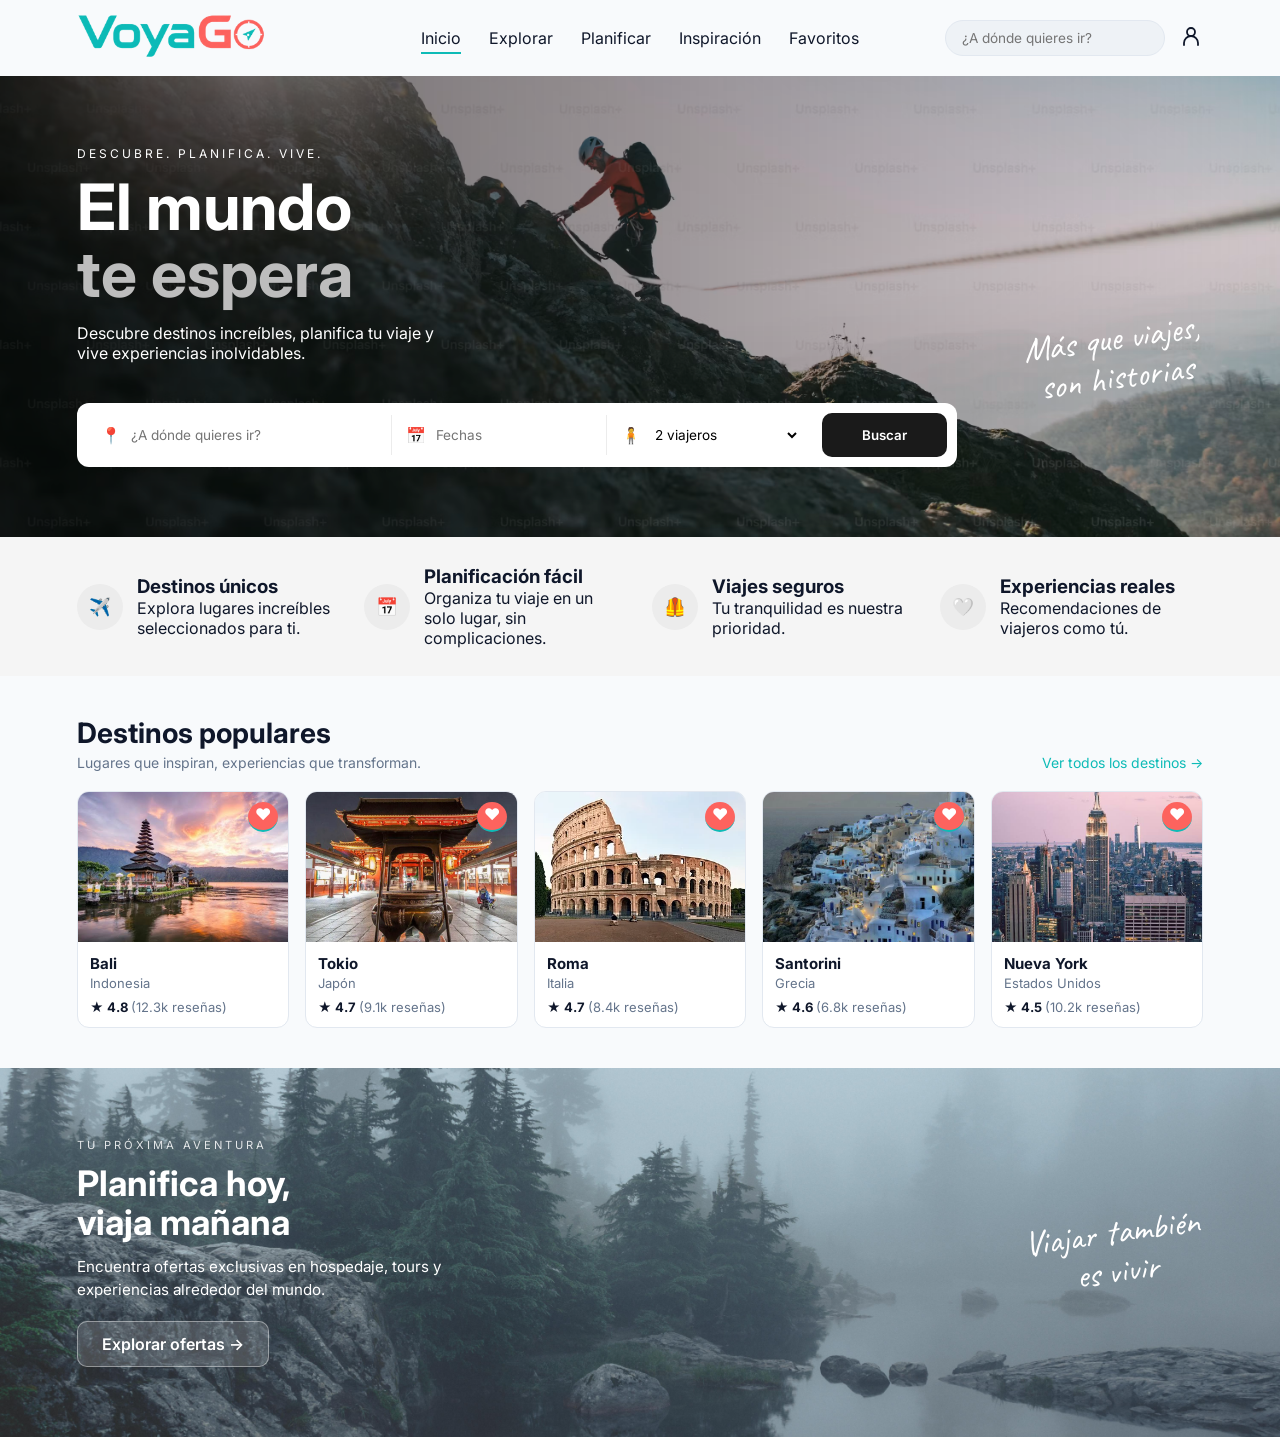
<file: VoyaGo App/index.html>
<!doctype html>
<html lang="es">
  <head>
    <meta charset="UTF-8" />
    <meta name="viewport" content="width=device-width, initial-scale=1.0" />

    <title>VoyaGo</title>

    <link rel="stylesheet" href="SRC/styles/style.css" />

    <link
      href="https://fonts.googleapis.com/css2?family=Inter:wght@400;600;700&display=swap"
      rel="stylesheet"
    />

    <link
      href="https://fonts.googleapis.com/css2?family=Caveat:wght@600&display=swap"
      rel="stylesheet"
    />
  </head>

  <body>
    
    <header>
      <a href="index.html">
        <img
          src="SRC/images/logo-voyago.png"
          alt="VoyaGo"
          class="logo"
        />
      </a>

      <nav>
        <ul>
          <li>
            <a href="index.html" class="activo">Inicio</a>
          </li>

          <li>
            <a href="SRC/pages/explorar.html">Explorar</a>
          </li>

          <li>
            <a href="SRC/pages/planificar.html">Planificar</a>
          </li>

          <li>
            <a href="SRC/pages/inspiracion.html">Inspiración</a>
          </li>

          <li>
            <a href="SRC/pages/favoritos.html">Favoritos</a>
          </li>
        </ul>
      </nav>

      <div class="header__acciones">
        <input
          type="search"
          class="header__buscador"
          placeholder="¿A dónde quieres ir?"
          aria-label="Buscar destinos"
        />

        
        <a
          href="SRC/pages/perfil.html"
          class="header__perfil"
          aria-label="Mi perfil"
          title="Mi perfil"
        >
          <svg
            xmlns="http://www.w3.org/2000/svg"
            width="24"
            height="24"
            viewBox="0 0 24 24"
            fill="none"
            stroke="currentColor"
            stroke-width="1.8"
            stroke-linecap="round"
            stroke-linejoin="round"
            aria-hidden="true"
          >
            <circle cx="12" cy="8" r="4" />
            <path d="M5 21v-2a7 7 0 0 1 14 0v2" />
          </svg>
        </a>
      </div>
    </header>

    <main>
      
      <section class="portada">
        <p class="lema">Descubre. Planifica. Vive.</p>

        <h1>El mundo <span>te espera</span></h1>

        <p class="descripcion">
          Descubre destinos increíbles, planifica tu viaje y vive
          experiencias inolvidables.
        </p>

        <form class="buscador">
          <label class="campo">
            <span>📍</span>
            <input
              type="text"
              placeholder="¿A dónde quieres ir?"
              aria-label="Destino"
            />
          </label>

          <label class="campo">
            <span>📅</span>
            <input
              type="text"
              placeholder="Fechas"
              aria-label="Fechas del viaje"
            />
          </label>

          <label class="campo">
            <span>🧍</span>
            <select aria-label="Número de viajeros">
              <option>1 viajero</option>
              <option selected>2 viajeros</option>
              <option>3 viajeros</option>
              <option>4 o más viajeros</option>
            </select>
          </label>

          <button type="submit" class="btn-buscar">
            Buscar
          </button>
        </form>

        <p class="portada__frase">
          Más que viajes,<br />
          son historias
        </p>
      </section>

      <section class="ventajas">
        <article class="ventaja">
          <span class="ventaja-icono">✈️</span>

          <div>
            <h3>Destinos únicos</h3>
            <p>
              Explora lugares increíbles seleccionados para ti.
            </p>
          </div>
        </article>

        <article class="ventaja">
          <span class="ventaja-icono">📅</span>

          <div>
            <h3>Planificación fácil</h3>
            <p>
              Organiza tu viaje en un solo lugar, sin complicaciones.
            </p>
          </div>
        </article>

        <article class="ventaja">
          <span class="ventaja-icono">🦺</span>

          <div>
            <h3>Viajes seguros</h3>
            <p>
              Tu tranquilidad es nuestra prioridad.
            </p>
          </div>
        </article>

        <article class="ventaja">
          <span class="ventaja-icono">🤍</span>

          <div>
            <h3>Experiencias reales</h3>
            <p>
              Recomendaciones de viajeros como tú.
            </p>
          </div>
        </article>
      </section>

      <section class="destinos">
        <div class="destinos__encabezado">
          <div>
            <h2>Destinos populares</h2>
            <p>
              Lugares que inspiran, experiencias que transforman.
            </p>
          </div>

          <a href="#">Ver todos los destinos →</a>
        </div>

        <div class="destinos__tarjetas">
          
          <article class="tarjeta">
            <div class="tarjeta__imagen">
              <img
                src="SRC/images/bali.png"
                alt="Templo en Bali"
              />

              <button
                type="button"
                class="tarjeta__favorito"
                aria-label="Agregar Bali a favoritos"
              >
                ♡
              </button>
            </div>

            <div class="tarjeta__info">
              <h3><a href="SRC/pages/destino.html">Bali</a></h3>
              <p class="tarjeta__pais">Indonesia</p>
              <p class="tarjeta__rating">
                ★ 4.8 <span>(12.3k reseñas)</span>
              </p>
            </div>
          </article>

          <article class="tarjeta">
            <div class="tarjeta__imagen">
              <img
                src="SRC/images/Tokio.png"
                alt="Pagoda y monte Fuji en Tokio"
              />

              <button
                type="button"
                class="tarjeta__favorito"
                aria-label="Agregar Tokio a favoritos"
              >
                ♡
              </button>
            </div>

            <div class="tarjeta__info">
              <h3>Tokio</h3>
              <p class="tarjeta__pais">Japón</p>
              <p class="tarjeta__rating">
                ★ 4.7 <span>(9.1k reseñas)</span>
              </p>
            </div>
          </article>

          <article class="tarjeta">
            <div class="tarjeta__imagen">
              <img
                src="SRC/images/Roma.png"
                alt="Coliseo de Roma"
              />

              <button
                type="button"
                class="tarjeta__favorito"
                aria-label="Agregar Roma a favoritos"
              >
                ♡
              </button>
            </div>

            <div class="tarjeta__info">
              <h3>Roma</h3>
              <p class="tarjeta__pais">Italia</p>
              <p class="tarjeta__rating">
                ★ 4.7 <span>(8.4k reseñas)</span>
              </p>
            </div>
          </article>

          <article class="tarjeta">
            <div class="tarjeta__imagen">
              <img
                src="SRC/images/Santorini.png"
                alt="Casas blancas de Santorini"
              />

              <button
                type="button"
                class="tarjeta__favorito"
                aria-label="Agregar Santorini a favoritos"
              >
                ♡
              </button>
            </div>

            <div class="tarjeta__info">
              <h3>Santorini</h3>
              <p class="tarjeta__pais">Grecia</p>
              <p class="tarjeta__rating">
                ★ 4.6 <span>(6.8k reseñas)</span>
              </p>
            </div>
          </article>

          <article class="tarjeta">
            <div class="tarjeta__imagen">
              <img
                src="SRC/images/nueva york.png"
                alt="Horizonte de Nueva York"
              />

              <button
                type="button"
                class="tarjeta__favorito"
                aria-label="Agregar Nueva York a favoritos"
              >
                ♡
              </button>
            </div>

            <div class="tarjeta__info">
              <h3>Nueva York</h3>
              <p class="tarjeta__pais">Estados Unidos</p>
              <p class="tarjeta__rating">
                ★ 4.5 <span>(10.2k reseñas)</span>
              </p>
            </div>
          </article>
        </div>
      </section>

      <section class="banner">
        <div class="banner__contenido">
          <span class="banner__etiqueta">
            TU PRÓXIMA AVENTURA
          </span>

          <h2>
            Planifica hoy,<br />
            viaja mañana
          </h2>

          <p>
            Encuentra ofertas exclusivas en hospedaje, tours y
            experiencias alrededor del mundo.
          </p>

          <a
            href="SRC/pages/explorar.html"
            class="btn-secundario"
          >
            Explorar ofertas →
          </a>
        </div>

        <p class="banner__frase">
          Viajar también<br />
          es vivir
        </p>
      </section>
    </main>
    <script src="SRC/scripts/api.js"></script>
    <script src="SRC/scripts/buscador.js"></script>
    <script src="SRC/scripts/favoritos.js"></script>
  </body>
</html>
</file>
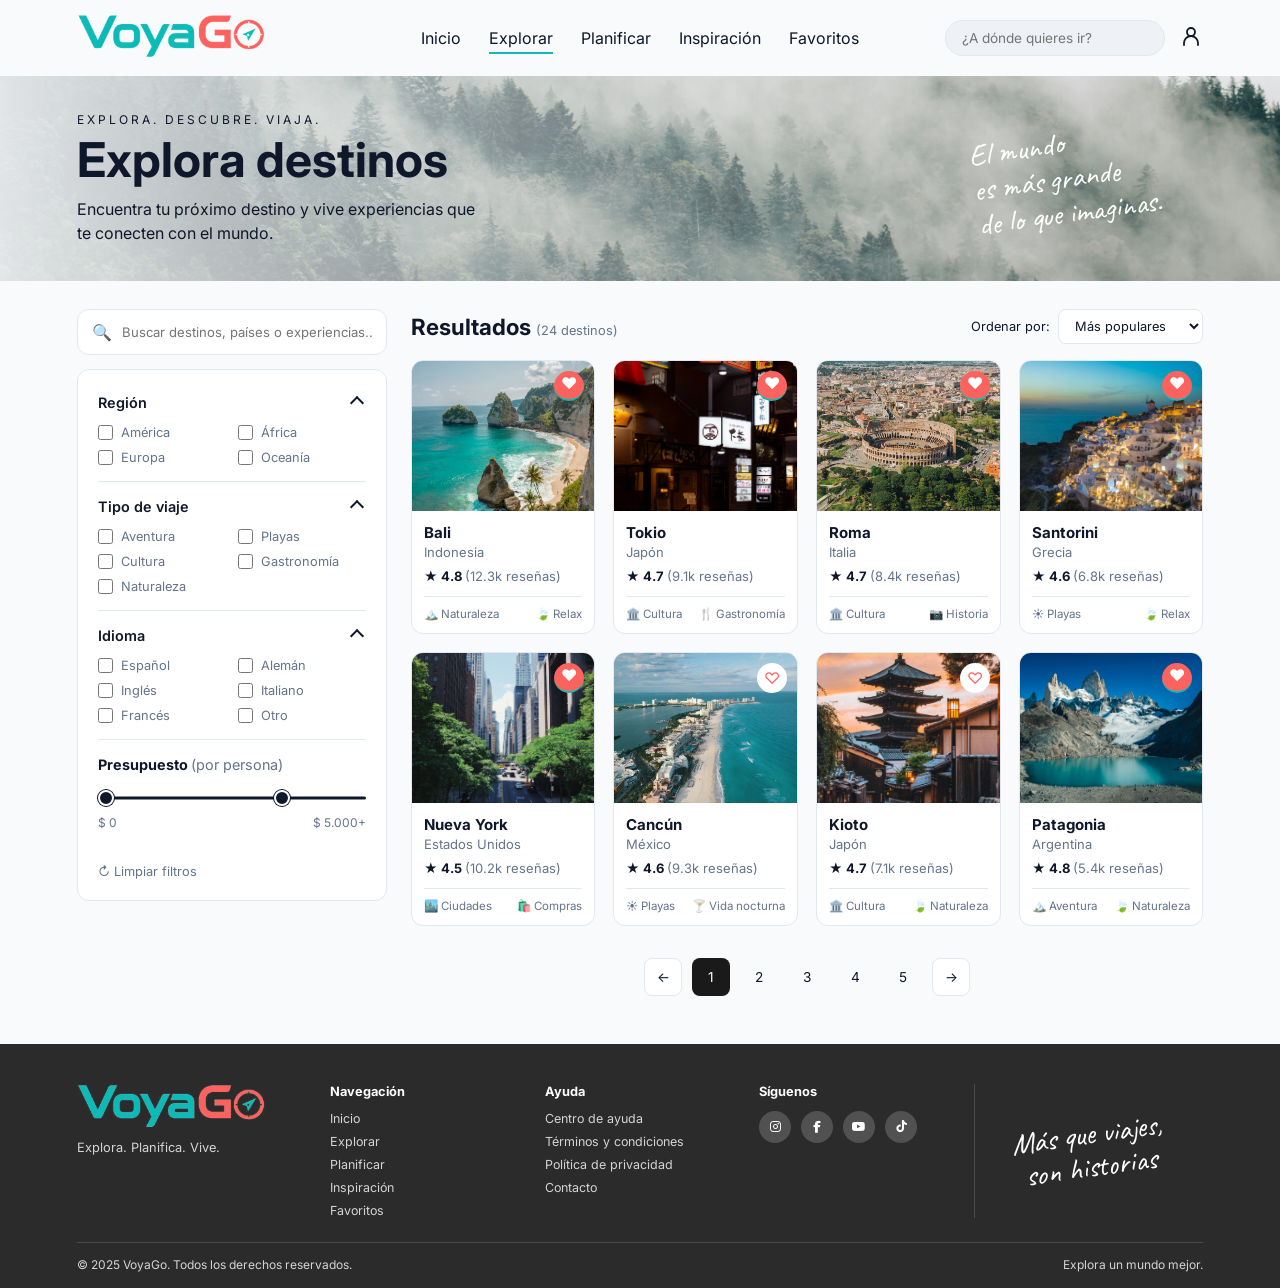
<file: VoyaGo App/SRC/pages/explorar.html>
<!doctype html>
<html lang="es">
  <head>
    <meta charset="UTF-8" />
    <meta name="viewport" content="width=device-width, initial-scale=1.0" />
    <title>Explorar | VoyaGo</title>
    <link rel="stylesheet" href="../styles/style.css" />
    <link href="https://fonts.googleapis.com/css2?family=Inter:wght@400;600;700&display=swap" rel="stylesheet" />
    <link href="https://fonts.googleapis.com/css2?family=Caveat:wght@600&display=swap" rel="stylesheet" />
    <link rel="stylesheet" href="https://cdnjs.cloudflare.com/ajax/libs/font-awesome/6.5.1/css/all.min.css" />
  </head>
  <body>
    <header>
      <a href="../../index.html">
        <img src="../images/logo-voyago.png" alt="VoyaGo" class="logo" />
      </a>
      <nav>
        <ul>
          <li><a href="../../index.html">Inicio</a></li>
          <li><a href="explorar.html" class="activo">Explorar</a></li>
          <li><a href="planificar.html">Planificar</a></li>
          <li><a href="inspiracion.html">Inspiración</a></li>
          <li><a href="favoritos.html">Favoritos</a></li>
        </ul>
      </nav>
      <div class="header__acciones">
        <input type="search" class="header__buscador" placeholder="¿A dónde quieres ir?">
        <a href="perfil.html" class="header__perfil" aria-label="Mi perfil" title="Mi perfil">
  <svg xmlns="http://www.w3.org/2000/svg"
       width="24" height="24" viewBox="0 0 24 24"
       fill="none" stroke="currentColor"
       stroke-width="1.8" stroke-linecap="round"
       stroke-linejoin="round" aria-hidden="true">
    <circle cx="12" cy="8" r="4"/>
    <path d="M5 21v-2a7 7 0 0 1 14 0v2"/>
  </svg>
</a>
      </div>
    </header>
    <main>
    <section class="explorar-portada">
  <div class="explorar-portada__texto">
    <p class="lema">Explora. Descubre. Viaja.</p>
    <h1>Explora destinos</h1>
    <p class="descripcion">
      Encuentra tu próximo destino y vive experiencias que te conecten con el mundo.
    </p>
  </div>
  <p class="explorar-portada__frase">El mundo<br>es más grande<br>de lo que imaginas.</p>
</section>
<section class="explorar">
  <aside class="filtros">
    <label class="filtros__buscador">
      <span>🔍</span>
      <input type="text" placeholder="Buscar destinos, países o experiencias..." />
    </label>

    <form class="filtros__panel">
      <details class="filtro" open>
        <summary>Región</summary>
        <div class="filtro__opciones">
          <label><input type="checkbox" /> América</label>
          <label><input type="checkbox" /> África</label>
          <label><input type="checkbox" /> Europa</label>
          <label><input type="checkbox" /> Oceanía</label>
        </div>
      </details>

      <details class="filtro" open>
        <summary>Tipo de viaje</summary>
        <div class="filtro__opciones">
          <label><input type="checkbox" /> Aventura</label>
          <label><input type="checkbox" /> Playas</label>
          <label><input type="checkbox" /> Cultura</label>
          <label><input type="checkbox" /> Gastronomía</label>
          <label><input type="checkbox" /> Naturaleza</label>
        </div>
      </details>

      <details class="filtro" open>
        <summary>Idioma</summary>
        <div class="filtro__opciones">
          <label><input type="checkbox" /> Español</label>
          <label><input type="checkbox" /> Alemán</label>
          <label><input type="checkbox" /> Inglés</label>
          <label><input type="checkbox" /> Italiano</label>
          <label><input type="checkbox" /> Francés</label>
          <label><input type="checkbox" /> Otro</label>
        </div>
      </details>

      <div class="filtro filtro--presupuesto">
  <h3>Presupuesto <span>(por persona)</span></h3>

  <div class="rango">
    <div class="rango__pista"></div>
    <input type="range" min="0" max="5000" value="0" step="100" aria-label="Presupuesto mínimo" />
    <input type="range" min="0" max="5000" value="3500" step="100" aria-label="Presupuesto máximo" />
  </div>

  <div class="rango__valores">
    <span>$ 0</span>
    <span>$ 5.000+</span>
  </div>
</div>
      </div>

      <button type="reset" class="filtros__limpiar">↻ Limpiar filtros</button>
    </form>
  </aside>

  <div class="resultados">
    <div class="resultados__encabezado">
  <h2>Resultados <span>(24 destinos)</span></h2>
  <label class="resultados__orden">
    Ordenar por:
    <select>
      <option>Más populares</option>
      <option>Mejor valorados</option>
      <option>Menor precio</option>
      <option>Mayor precio</option>
    </select>
  </label>
</div>

<div class="resultados__tarjetas">
  <article class="tarjeta">
    <div class="tarjeta__imagen">
      <img src="../images/bali2.jpg" alt="Templo en Bali" />
      <button class="tarjeta__favorito" aria-label="Agregar a favoritos">♡</button>
    </div>
    <div class="tarjeta__info">
      <h3><a href="destino.html">Bali</a></h3>
      <p class="tarjeta__pais">Indonesia</p>
      <p class="tarjeta__rating">★ 4.8 <span>(12.3k reseñas)</span></p>
      <ul class="tarjeta__etiquetas"><li>🏔️ Naturaleza</li><li>🍃 Relax</li></ul>
    </div>
  </article>

  <article class="tarjeta">
    <div class="tarjeta__imagen">
      <img src="../images/tokio2.jpg" alt="Pagoda y monte Fuji en Tokio" />
      <button class="tarjeta__favorito" aria-label="Agregar a favoritos">♡</button>
    </div>
    <div class="tarjeta__info">
      <h3>Tokio</h3>
      <p class="tarjeta__pais">Japón</p>
      <p class="tarjeta__rating">★ 4.7 <span>(9.1k reseñas)</span></p>
      <ul class="tarjeta__etiquetas"><li>🏛️ Cultura</li><li>🍴 Gastronomía</li></ul>
    </div>
  </article>

  <article class="tarjeta">
    <div class="tarjeta__imagen">
      <img src="../images/roma2.jpg" alt="Coliseo de Roma" />
      <button class="tarjeta__favorito" aria-label="Agregar a favoritos">♡</button>
    </div>
    <div class="tarjeta__info">
      <h3>Roma</h3>
      <p class="tarjeta__pais">Italia</p>
      <p class="tarjeta__rating">★ 4.7 <span>(8.4k reseñas)</span></p>
      <ul class="tarjeta__etiquetas"><li>🏛️ Cultura</li><li>📷 Historia</li></ul>
    </div>
  </article>

  <article class="tarjeta">
    <div class="tarjeta__imagen">
      <img src="../images/santorini2.jpg" alt="Casas blancas de Santorini" />
      <button class="tarjeta__favorito" aria-label="Agregar a favoritos">♡</button>
    </div>
    <div class="tarjeta__info">
      <h3>Santorini</h3>
      <p class="tarjeta__pais">Grecia</p>
      <p class="tarjeta__rating">★ 4.6 <span>(6.8k reseñas)</span></p>
      <ul class="tarjeta__etiquetas"><li>☀️ Playas</li><li>🍃 Relax</li></ul>
    </div>
  </article>

  <article class="tarjeta">
    <div class="tarjeta__imagen">
      <img src="../images/nueva york2.jpg" alt="Horizonte de Nueva York" />
      <button class="tarjeta__favorito" aria-label="Agregar a favoritos">♡</button>
    </div>
    <div class="tarjeta__info">
      <h3>Nueva York</h3>
      <p class="tarjeta__pais">Estados Unidos</p>
      <p class="tarjeta__rating">★ 4.5 <span>(10.2k reseñas)</span></p>
      <ul class="tarjeta__etiquetas"><li>🏙️ Ciudades</li><li>🛍️ Compras</li></ul>
    </div>
  </article>
    <article class="tarjeta">
    <div class="tarjeta__imagen">
      <img src="../images/cancun.jpg" alt="Playa en Cancún" />
      <button class="tarjeta__favorito" aria-label="Agregar a favoritos">♡</button>
    </div>
    <div class="tarjeta__info">
      <h3>Cancún</h3>
      <p class="tarjeta__pais">México</p>
      <p class="tarjeta__rating">★ 4.6 <span>(9.3k reseñas)</span></p>
      <ul class="tarjeta__etiquetas"><li>☀️ Playas</li><li>🍸 Vida nocturna</li></ul>
    </div>
  </article>

  <article class="tarjeta">
    <div class="tarjeta__imagen">
      <img src="../images/kioto.jpg" alt="Templo en Kioto" />
      <button class="tarjeta__favorito" aria-label="Agregar a favoritos">♡</button>
    </div>
    <div class="tarjeta__info">
      <h3>Kioto</h3>
      <p class="tarjeta__pais">Japón</p>
      <p class="tarjeta__rating">★ 4.7 <span>(7.1k reseñas)</span></p>
      <ul class="tarjeta__etiquetas"><li>🏛️ Cultura</li><li>🍃 Naturaleza</li></ul>
    </div>
  </article>

  <article class="tarjeta">
    <div class="tarjeta__imagen">
      <img src="../images/patagonia.jpg" alt="Montañas de la Patagonia" />
      <button class="tarjeta__favorito" aria-label="Agregar a favoritos">♡</button>
    </div>
    <div class="tarjeta__info">
      <h3>Patagonia</h3>
      <p class="tarjeta__pais">Argentina</p>
      <p class="tarjeta__rating">★ 4.8 <span>(5.4k reseñas)</span></p>
      <ul class="tarjeta__etiquetas"><li>🏔️ Aventura</li><li>🍃 Naturaleza</li></ul>
    </div>
  </article>
</div>
  

  <nav class="paginacion" aria-label="Paginación">
    <a href="#" class="paginacion__flecha" aria-label="Página anterior">←</a>
    <a href="#" class="paginacion__pagina paginacion__pagina--activa">1</a>
    <a href="#" class="paginacion__pagina">2</a>
    <a href="#" class="paginacion__pagina">3</a>
    <a href="#" class="paginacion__pagina">4</a>
    <a href="#" class="paginacion__pagina">5</a>
    <a href="#" class="paginacion__flecha" aria-label="Página siguiente">→</a>
  </nav>

</div>    
  
</section>
    </main>
    <footer class="pie">
  <div class="pie__contenido">
    <div class="pie__marca">
      <img src="../images/logo-voyago.png" alt="VoyaGo" class="logo" />
      <p>Explora. Planifica. Vive.</p>
    </div>

    <div class="pie__columna">
      <h4>Navegación</h4>
      <ul>
        <li><a href="../../index.html">Inicio</a></li>
        <li><a href="explorar.html">Explorar</a></li>
        <li><a href="planificar.html">Planificar</a></li>
        <li><a href="inspiracion.html">Inspiración</a></li>
        <li><a href="favoritos.html">Favoritos</a></li>
      </ul>
    </div>

    <div class="pie__columna">
      <h4>Ayuda</h4>
      <ul>
        <li><a href="#">Centro de ayuda</a></li>
        <li><a href="#">Términos y condiciones</a></li>
        <li><a href="#">Política de privacidad</a></li>
        <li><a href="#">Contacto</a></li>
      </ul>
    </div>

    <div class="pie__columna">
      <h4>Síguenos</h4>
      <div class="pie__redes">
  <a href="#" aria-label="Instagram"><i class="fa-brands fa-instagram"></i></a>
  <a href="#" aria-label="Facebook"><i class="fa-brands fa-facebook-f"></i></a>
  <a href="#" aria-label="YouTube"><i class="fa-brands fa-youtube"></i></a>
  <a href="#" aria-label="TikTok"><i class="fa-brands fa-tiktok"></i></a>
</div>
    </div>
    <div class="pie__cierre">
    <p class="pie__frase">Más que viajes,<br>son historias</p>
  </div>
  </div>
  <div class="pie__legal">
    <p>© 2025 VoyaGo. Todos los derechos reservados.</p>
    <p>Explora un mundo mejor.</p>
  </div>
</footer>
    <script src="../scripts/api.js"></script>
    <script src="../scripts/buscador.js"></script>
    <script src="../scripts/favoritos.js"></script>
  </body>
</html>
</file>
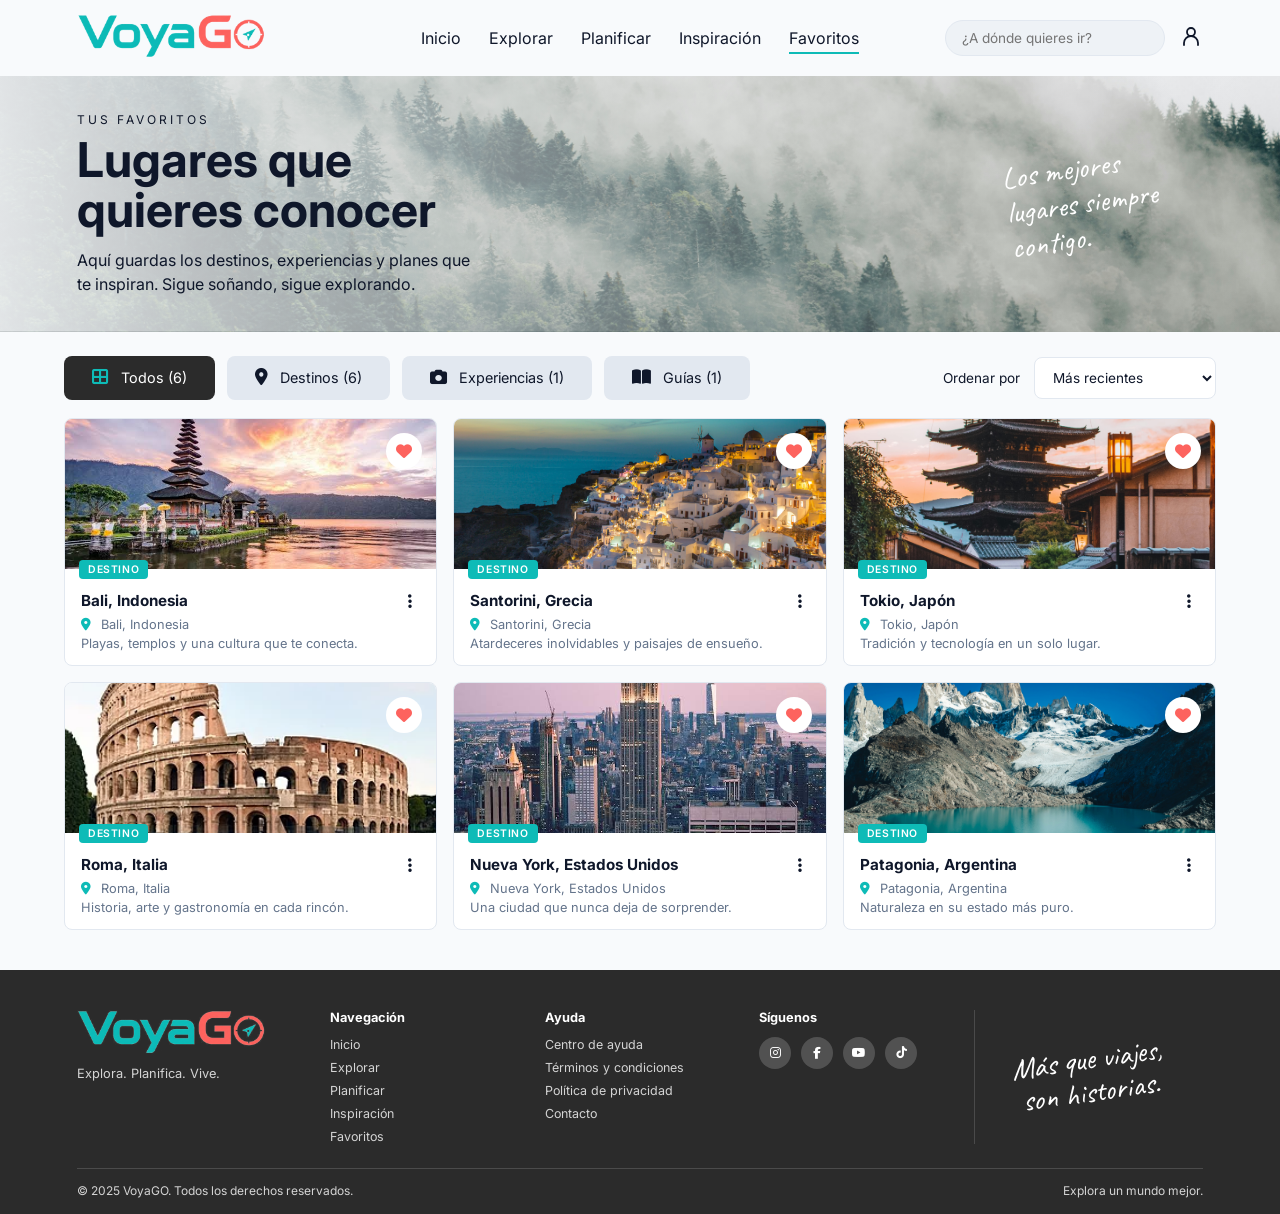
<file: VoyaGo App/SRC/pages/favoritos.html>
<!doctype html>
<html lang="es">
  <head>
    <meta charset="UTF-8" />
    <meta name="viewport" content="width=device-width, initial-scale=1.0" />
    <title>Favoritos | VoyaGO</title>
    <link rel="stylesheet" href="../styles/style.css" />
    <link href="https://fonts.googleapis.com/css2?family=Inter:wght@400;600;700&display=swap" rel="stylesheet" />
    <link href="https://fonts.googleapis.com/css2?family=Caveat:wght@600&display=swap" rel="stylesheet" />
    <link rel="stylesheet" href="https://cdnjs.cloudflare.com/ajax/libs/font-awesome/6.5.1/css/all.min.css" />
  </head>
  <body>
    <header>
      <a href="../../index.html">
        <img src="../images/logo-voyago.png" alt="VoyaGo" class="logo" />
      </a>
      <nav>
        <ul>
          <li><a href="../../index.html">Inicio</a></li>
          <li><a href="explorar.html">Explorar</a></li>
          <li><a href="planificar.html">Planificar</a></li>
          <li><a href="inspiracion.html">Inspiración</a></li>
          <li><a href="favoritos.html" class="activo">Favoritos</a></li>
        </ul>
      </nav>
      <div class="header__acciones">
        <input type="search" class="header__buscador" placeholder="¿A dónde quieres ir?" aria-label="Buscar destinos" />
        <a href="perfil.html" class="header__perfil" aria-label="Mi perfil" title="Mi perfil">
          <svg xmlns="http://www.w3.org/2000/svg" width="24" height="24" viewBox="0 0 24 24" fill="none" stroke="currentColor" stroke-width="1.8" stroke-linecap="round" stroke-linejoin="round" aria-hidden="true">
            <circle cx="12" cy="8" r="4"/>
            <path d="M5 21v-2a7 7 0 0 1 14 0v2"/>
          </svg>
        </a>
      </div>
    </header>

    <main>
      <section class="explorar-portada" style="background-image: linear-gradient(90deg, rgba(248, 250, 252, 0.9) 0%, rgba(248, 250, 252, 0.35) 55%, rgba(248, 250, 252, 0) 100%), url('../images/explorar.png.jpg'); min-height: 224px;">
        <div class="explorar-portada__texto">
          <p class="lema">Tus favoritos</p>
          <h1>Lugares que<br>quieres conocer</h1>
          <p class="descripcion">
            Aquí guardas los destinos, experiencias y planes que te inspiran. Sigue soñando, sigue explorando.
          </p>
        </div>
        <p class="explorar-portada__frase">Los mejores<br>lugares siempre<br>contigo.</p>
      </section>

      <section class="fv">
        <div class="fv-barra">
          <div class="fv-tabs">
            <label class="fv-tab"><input type="radio" name="fv-tab" class="oculto" checked /><i class="fa-solid fa-table-cells-large"></i> Todos (6)</label>
            <label class="fv-tab"><input type="radio" name="fv-tab" class="oculto" /><i class="fa-solid fa-location-dot"></i> Destinos (4)</label>
            <label class="fv-tab"><input type="radio" name="fv-tab" class="oculto" /><i class="fa-solid fa-camera"></i> Experiencias (1)</label>
            <label class="fv-tab"><input type="radio" name="fv-tab" class="oculto" /><i class="fa-solid fa-book-open"></i> Guías (1)</label>
          </div>
          <label class="fv-orden">
            Ordenar por
            <select>
              <option>Más recientes</option>
              <option>Más antiguos</option>
              <option>Nombre (A-Z)</option>
            </select>
          </label>
        </div>

        <div class="fv-grid">
        <article class="fv-card">
          <div class="fv-card__img">
            <img src="../images/bali.png" alt="Bali, Indonesia" />
            <input type="checkbox" id="fv-c1" class="oculto" checked /><label for="fv-c1" class="fv-card__corazon" aria-label="Quitar Bali, Indonesia de favoritos"><i class="fa-regular fa-heart ico-off"></i><i class="fa-solid fa-heart ico-on"></i></label>
            <span class="fv-card__badge">Destino</span>
          </div>
          <div class="fv-card__info">
            <div class="fv-card__fila">
              <h3><a href="destino.html">Bali, Indonesia</a></h3>
              <button type="button" class="fv-card__mas" aria-label="Más opciones"><i class="fa-solid fa-ellipsis-vertical"></i></button>
            </div>
            <p class="fv-card__lugar"><i class="fa-solid fa-location-dot"></i> Bali, Indonesia</p>
            <p class="fv-card__desc">Playas, templos y una cultura que te conecta.</p>
          </div>
        </article>
        <article class="fv-card">
          <div class="fv-card__img">
            <img src="../images/santorini2.jpg" alt="Santorini, Grecia" />
            <input type="checkbox" id="fv-c2" class="oculto" checked /><label for="fv-c2" class="fv-card__corazon" aria-label="Quitar Santorini, Grecia de favoritos"><i class="fa-regular fa-heart ico-off"></i><i class="fa-solid fa-heart ico-on"></i></label>
            <span class="fv-card__badge">Destino</span>
          </div>
          <div class="fv-card__info">
            <div class="fv-card__fila">
              <h3><a href="#">Santorini, Grecia</a></h3>
              <button type="button" class="fv-card__mas" aria-label="Más opciones"><i class="fa-solid fa-ellipsis-vertical"></i></button>
            </div>
            <p class="fv-card__lugar"><i class="fa-solid fa-location-dot"></i> Santorini, Grecia</p>
            <p class="fv-card__desc">Atardeceres inolvidables y paisajes de ensueño.</p>
          </div>
        </article>
        <article class="fv-card">
          <div class="fv-card__img">
            <img src="../images/kioto.jpg" alt="Tokio, Japón" />
            <input type="checkbox" id="fv-c3" class="oculto" checked /><label for="fv-c3" class="fv-card__corazon" aria-label="Quitar Tokio, Japón de favoritos"><i class="fa-regular fa-heart ico-off"></i><i class="fa-solid fa-heart ico-on"></i></label>
            <span class="fv-card__badge">Destino</span>
          </div>
          <div class="fv-card__info">
            <div class="fv-card__fila">
              <h3><a href="#">Tokio, Japón</a></h3>
              <button type="button" class="fv-card__mas" aria-label="Más opciones"><i class="fa-solid fa-ellipsis-vertical"></i></button>
            </div>
            <p class="fv-card__lugar"><i class="fa-solid fa-location-dot"></i> Tokio, Japón</p>
            <p class="fv-card__desc">Tradición y tecnología en un solo lugar.</p>
          </div>
        </article>
        <article class="fv-card">
          <div class="fv-card__img">
            <img src="../images/Roma.png" alt="Roma, Italia" />
            <input type="checkbox" id="fv-c4" class="oculto" checked /><label for="fv-c4" class="fv-card__corazon" aria-label="Quitar Roma, Italia de favoritos"><i class="fa-regular fa-heart ico-off"></i><i class="fa-solid fa-heart ico-on"></i></label>
            <span class="fv-card__badge">Destino</span>
          </div>
          <div class="fv-card__info">
            <div class="fv-card__fila">
              <h3><a href="#">Roma, Italia</a></h3>
              <button type="button" class="fv-card__mas" aria-label="Más opciones"><i class="fa-solid fa-ellipsis-vertical"></i></button>
            </div>
            <p class="fv-card__lugar"><i class="fa-solid fa-location-dot"></i> Roma, Italia</p>
            <p class="fv-card__desc">Historia, arte y gastronomía en cada rincón.</p>
          </div>
        </article>
        <article class="fv-card">
          <div class="fv-card__img">
            <img src="../images/nueva york.png" alt="Nueva York, Estados Unidos" />
            <input type="checkbox" id="fv-c5" class="oculto" checked /><label for="fv-c5" class="fv-card__corazon" aria-label="Quitar Nueva York, Estados Unidos de favoritos"><i class="fa-regular fa-heart ico-off"></i><i class="fa-solid fa-heart ico-on"></i></label>
            <span class="fv-card__badge">Destino</span>
          </div>
          <div class="fv-card__info">
            <div class="fv-card__fila">
              <h3><a href="#">Nueva York, Estados Unidos</a></h3>
              <button type="button" class="fv-card__mas" aria-label="Más opciones"><i class="fa-solid fa-ellipsis-vertical"></i></button>
            </div>
            <p class="fv-card__lugar"><i class="fa-solid fa-location-dot"></i> Nueva York, Estados Unidos</p>
            <p class="fv-card__desc">Una ciudad que nunca deja de sorprender.</p>
          </div>
        </article>
        <article class="fv-card">
          <div class="fv-card__img">
            <img src="../images/patagonia.jpg" alt="Patagonia, Argentina" />
            <input type="checkbox" id="fv-c6" class="oculto" checked /><label for="fv-c6" class="fv-card__corazon" aria-label="Quitar Patagonia, Argentina de favoritos"><i class="fa-regular fa-heart ico-off"></i><i class="fa-solid fa-heart ico-on"></i></label>
            <span class="fv-card__badge">Destino</span>
          </div>
          <div class="fv-card__info">
            <div class="fv-card__fila">
              <h3><a href="#">Patagonia, Argentina</a></h3>
              <button type="button" class="fv-card__mas" aria-label="Más opciones"><i class="fa-solid fa-ellipsis-vertical"></i></button>
            </div>
            <p class="fv-card__lugar"><i class="fa-solid fa-location-dot"></i> Patagonia, Argentina</p>
            <p class="fv-card__desc">Naturaleza en su estado más puro.</p>
          </div>
        </article>
        </div>
      </section>
    </main>

    <footer class="pie">
      <div class="pie__contenido">
        <div class="pie__marca">
          <img src="../images/logo-voyago.png" alt="VoyaGo" class="logo" />
          <p>Explora. Planifica. Vive.</p>
        </div>

        <div class="pie__columna">
          <h4>Navegación</h4>
          <ul>
            <li><a href="../../index.html">Inicio</a></li>
            <li><a href="explorar.html">Explorar</a></li>
            <li><a href="planificar.html">Planificar</a></li>
            <li><a href="inspiracion.html">Inspiración</a></li>
            <li><a href="favoritos.html">Favoritos</a></li>
          </ul>
        </div>

        <div class="pie__columna">
          <h4>Ayuda</h4>
          <ul>
            <li><a href="#">Centro de ayuda</a></li>
            <li><a href="#">Términos y condiciones</a></li>
            <li><a href="#">Política de privacidad</a></li>
            <li><a href="#">Contacto</a></li>
          </ul>
        </div>

        <div class="pie__columna">
          <h4>Síguenos</h4>
          <div class="pie__redes">
            <a href="#" aria-label="Instagram"><i class="fa-brands fa-instagram"></i></a>
            <a href="#" aria-label="Facebook"><i class="fa-brands fa-facebook-f"></i></a>
            <a href="#" aria-label="YouTube"><i class="fa-brands fa-youtube"></i></a>
            <a href="#" aria-label="TikTok"><i class="fa-brands fa-tiktok"></i></a>
          </div>
        </div>
        <div class="pie__cierre">
          <p class="pie__frase">Más que viajes,<br>son historias.</p>
        </div>
      </div>
      <div class="pie__legal">
        <p>© 2025 VoyaGO. Todos los derechos reservados.</p>
        <p>Explora un mundo mejor.</p>
      </div>
    </footer>

    <script src="../scripts/api.js"></script>
    <script src="../scripts/buscador.js"></script>
    <script src="../scripts/favoritos.js"></script>
  </body>
</html>
</file>
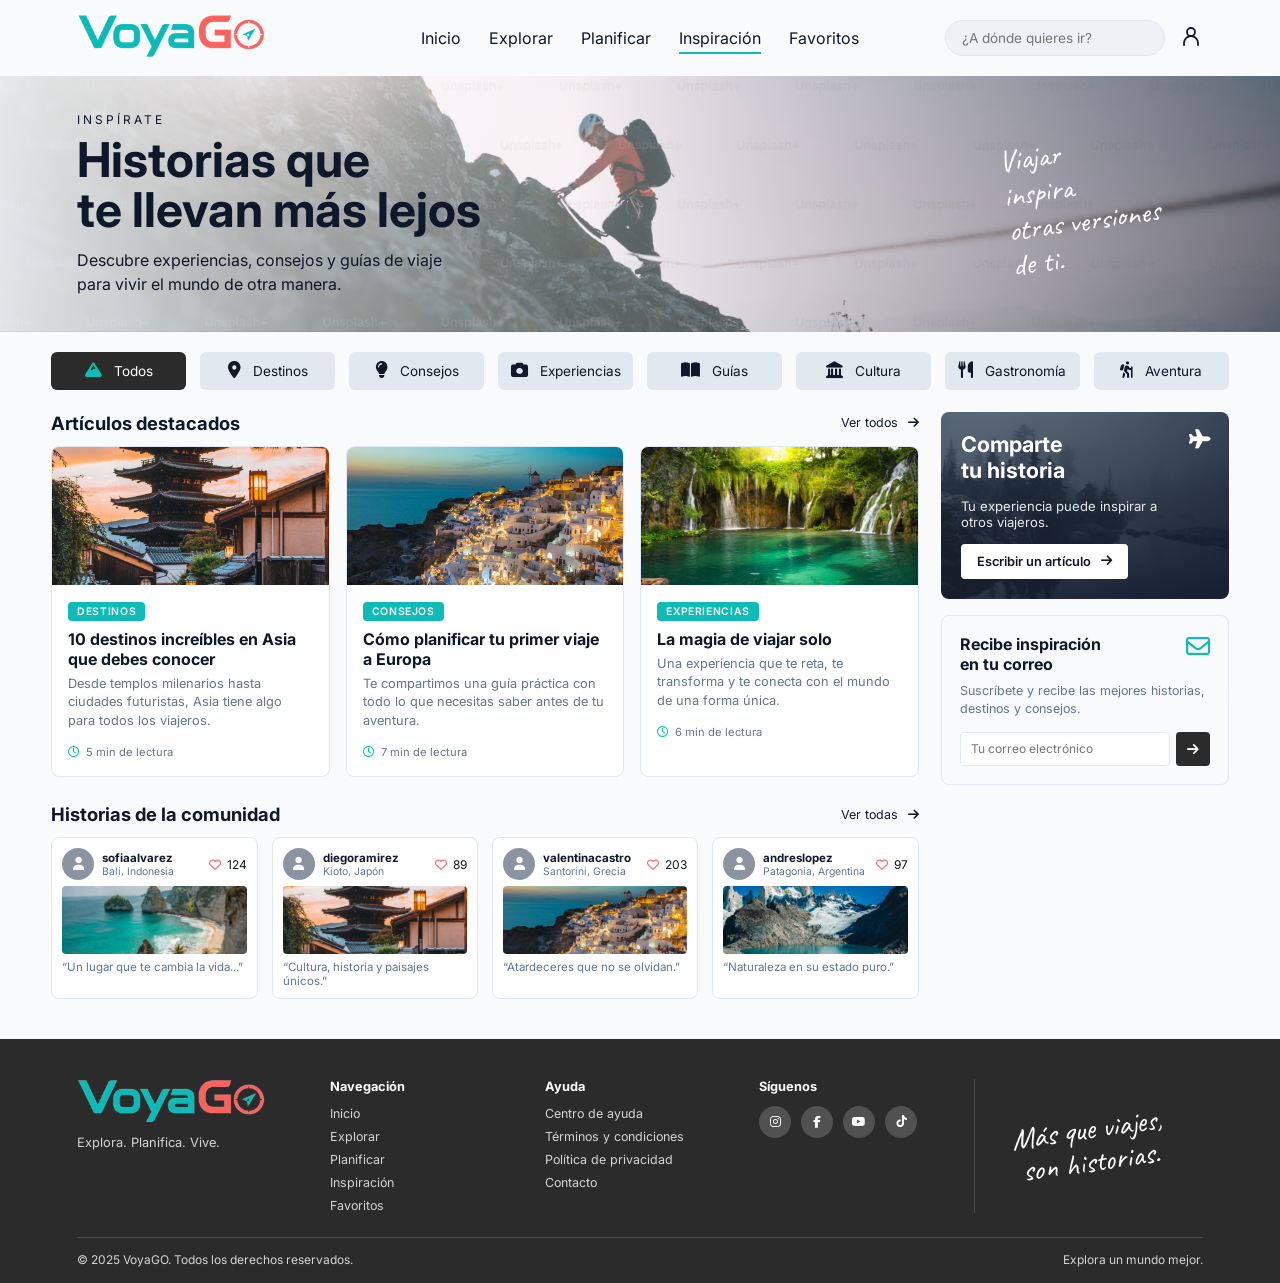
<file: VoyaGo App/SRC/pages/inspiracion.html>
<!doctype html>
<html lang="es">
  <head>
    <meta charset="UTF-8" />
    <meta name="viewport" content="width=device-width, initial-scale=1.0" />
    <title>Inspiración | VoyaGO</title>
    <link rel="stylesheet" href="../styles/style.css" />
    <link href="https://fonts.googleapis.com/css2?family=Inter:wght@400;600;700&display=swap" rel="stylesheet" />
    <link href="https://fonts.googleapis.com/css2?family=Caveat:wght@600&display=swap" rel="stylesheet" />
    <link rel="stylesheet" href="https://cdnjs.cloudflare.com/ajax/libs/font-awesome/6.5.1/css/all.min.css" />
  </head>
  <body>
    <header>
      <a href="../../index.html">
        <img src="../images/logo-voyago.png" alt="VoyaGo" class="logo" />
      </a>
      <nav>
        <ul>
          <li><a href="../../index.html">Inicio</a></li>
          <li><a href="explorar.html">Explorar</a></li>
          <li><a href="planificar.html">Planificar</a></li>
          <li><a href="inspiracion.html" class="activo">Inspiración</a></li>
          <li><a href="favoritos.html">Favoritos</a></li>
        </ul>
      </nav>
      <div class="header__acciones">
        <input type="search" class="header__buscador" placeholder="¿A dónde quieres ir?" aria-label="Buscar destinos" />
        <a href="perfil.html" class="header__perfil" aria-label="Mi perfil" title="Mi perfil">
          <svg xmlns="http://www.w3.org/2000/svg" width="24" height="24" viewBox="0 0 24 24" fill="none" stroke="currentColor" stroke-width="1.8" stroke-linecap="round" stroke-linejoin="round" aria-hidden="true">
            <circle cx="12" cy="8" r="4"/>
            <path d="M5 21v-2a7 7 0 0 1 14 0v2"/>
          </svg>
        </a>
      </div>
    </header>

    <main>
      <section class="explorar-portada" style="background-image: linear-gradient(90deg, rgba(248, 250, 252, 0.9) 0%, rgba(248, 250, 252, 0.3) 45%, rgba(15, 23, 42, 0.55) 100%), url('../images/portada.png'); background-position: center 35%; min-height: 208px;">
        <div class="explorar-portada__texto">
          <p class="lema">Inspírate</p>
          <h1>Historias que<br>te llevan más lejos</h1>
          <p class="descripcion">
            Descubre experiencias, consejos y guías de viaje para vivir el mundo de otra manera.
          </p>
        </div>
        <p class="explorar-portada__frase">Viajar<br>inspira<br>otras versiones<br>de ti.</p>
      </section>

      <section class="in">
        <div class="in-chips">
          <label class="in-chip"><input type="radio" name="in-chip" class="oculto" checked /><i class="fa-solid fa-mountain"></i> Todos</label>
          <label class="in-chip"><input type="radio" name="in-chip" class="oculto" /><i class="fa-solid fa-location-dot"></i> Destinos</label>
          <label class="in-chip"><input type="radio" name="in-chip" class="oculto" /><i class="fa-solid fa-lightbulb"></i> Consejos</label>
          <label class="in-chip"><input type="radio" name="in-chip" class="oculto" /><i class="fa-solid fa-camera"></i> Experiencias</label>
          <label class="in-chip"><input type="radio" name="in-chip" class="oculto" /><i class="fa-solid fa-book-open"></i> Guías</label>
          <label class="in-chip"><input type="radio" name="in-chip" class="oculto" /><i class="fa-solid fa-landmark"></i> Cultura</label>
          <label class="in-chip"><input type="radio" name="in-chip" class="oculto" /><i class="fa-solid fa-utensils"></i> Gastronomía</label>
          <label class="in-chip"><input type="radio" name="in-chip" class="oculto" /><i class="fa-solid fa-person-hiking"></i> Aventura</label>
        </div>

        <div class="in-layout">
          <div class="in-principal">
            <div class="in-titulo">
              <h2>Artículos destacados</h2>
              <a href="#">Ver todos <i class="fa-solid fa-arrow-right"></i></a>
            </div>
            <div class="in-arts">
            <article class="in-art">
              <img src="../images/kioto.jpg" alt="10 destinos increíbles en Asia que debes conocer" />
              <div class="in-art__cuerpo">
                <span class="in-etiqueta">Destinos</span>
                <h3>10 destinos increíbles en Asia que debes conocer</h3>
                <p>Desde templos milenarios hasta ciudades futuristas, Asia tiene algo para todos los viajeros.</p>
                <small><i class="fa-regular fa-clock"></i> 5 min de lectura</small>
              </div>
            </article>
            <article class="in-art">
              <img src="../images/santorini2.jpg" alt="Cómo planificar tu primer viaje a Europa" />
              <div class="in-art__cuerpo">
                <span class="in-etiqueta">Consejos</span>
                <h3>Cómo planificar tu primer viaje a Europa</h3>
                <p>Te compartimos una guía práctica con todo lo que necesitas saber antes de tu aventura.</p>
                <small><i class="fa-regular fa-clock"></i> 7 min de lectura</small>
              </div>
            </article>
            <article class="in-art">
              <img src="../images/Perfil fondo.jpg" alt="La magia de viajar solo" />
              <div class="in-art__cuerpo">
                <span class="in-etiqueta">Experiencias</span>
                <h3>La magia de viajar solo</h3>
                <p>Una experiencia que te reta, te transforma y te conecta con el mundo de una forma única.</p>
                <small><i class="fa-regular fa-clock"></i> 6 min de lectura</small>
              </div>
            </article>
            </div>

            <div class="in-titulo in-titulo--comunidad">
              <h2>Historias de la comunidad</h2>
              <a href="#">Ver todas <i class="fa-solid fa-arrow-right"></i></a>
            </div>
            <div class="in-hists">
            <article class="in-hist">
              <div class="in-hist__cab">
                <span class="in-hist__avatar"><i class="fa-solid fa-user"></i></span>
                <div class="in-hist__user"><strong>sofiaalvarez</strong><small>Bali, Indonesia</small></div>
                <span class="in-hist__likes"><i class="fa-regular fa-heart"></i> 124</span>
              </div>
              <img src="../images/bali2.jpg" alt="Bali, Indonesia" />
              <p>“Un lugar que te cambia la vida...”</p>
            </article>
            <article class="in-hist">
              <div class="in-hist__cab">
                <span class="in-hist__avatar"><i class="fa-solid fa-user"></i></span>
                <div class="in-hist__user"><strong>diegoramirez</strong><small>Kioto, Japón</small></div>
                <span class="in-hist__likes"><i class="fa-regular fa-heart"></i> 89</span>
              </div>
              <img src="../images/kioto.jpg" alt="Kioto, Japón" />
              <p>“Cultura, historia y paisajes únicos.”</p>
            </article>
            <article class="in-hist">
              <div class="in-hist__cab">
                <span class="in-hist__avatar"><i class="fa-solid fa-user"></i></span>
                <div class="in-hist__user"><strong>valentinacastro</strong><small>Santorini, Grecia</small></div>
                <span class="in-hist__likes"><i class="fa-regular fa-heart"></i> 203</span>
              </div>
              <img src="../images/santorini2.jpg" alt="Santorini, Grecia" />
              <p>“Atardeceres que no se olvidan.”</p>
            </article>
            <article class="in-hist">
              <div class="in-hist__cab">
                <span class="in-hist__avatar"><i class="fa-solid fa-user"></i></span>
                <div class="in-hist__user"><strong>andreslopez</strong><small>Patagonia, Argentina</small></div>
                <span class="in-hist__likes"><i class="fa-regular fa-heart"></i> 97</span>
              </div>
              <img src="../images/patagonia.jpg" alt="Patagonia, Argentina" />
              <p>“Naturaleza en su estado puro.”</p>
            </article>
            </div>
          </div>

          <aside class="in-lateral">
            <div class="in-comparte" style="background-image: linear-gradient(135deg, rgba(15, 23, 42, 0.55), rgba(15, 23, 42, 0.85)), url('../images/fondo2.png');">
              <i class="fa-solid fa-plane in-comparte__avion"></i>
              <h3>Comparte<br>tu historia</h3>
              <p>Tu experiencia puede inspirar a otros viajeros.</p>
              <a href="#" class="in-comparte__btn">Escribir un artículo <i class="fa-solid fa-arrow-right"></i></a>
            </div>

            <div class="in-news">
              <div class="in-news__cab">
                <h3>Recibe inspiración<br>en tu correo</h3>
                <i class="fa-regular fa-envelope"></i>
              </div>
              <p>Suscríbete y recibe las mejores historias, destinos y consejos.</p>
              <form class="in-news__form" action="#">
                <input type="email" placeholder="Tu correo electrónico" aria-label="Tu correo electrónico" />
                <button type="submit" aria-label="Suscribirme"><i class="fa-solid fa-arrow-right"></i></button>
              </form>
            </div>
          </aside>
        </div>
      </section>
    </main>

    <footer class="pie">
      <div class="pie__contenido">
        <div class="pie__marca">
          <img src="../images/logo-voyago.png" alt="VoyaGo" class="logo" />
          <p>Explora. Planifica. Vive.</p>
        </div>

        <div class="pie__columna">
          <h4>Navegación</h4>
          <ul>
            <li><a href="../../index.html">Inicio</a></li>
            <li><a href="explorar.html">Explorar</a></li>
            <li><a href="planificar.html">Planificar</a></li>
            <li><a href="inspiracion.html">Inspiración</a></li>
            <li><a href="favoritos.html">Favoritos</a></li>
          </ul>
        </div>

        <div class="pie__columna">
          <h4>Ayuda</h4>
          <ul>
            <li><a href="#">Centro de ayuda</a></li>
            <li><a href="#">Términos y condiciones</a></li>
            <li><a href="#">Política de privacidad</a></li>
            <li><a href="#">Contacto</a></li>
          </ul>
        </div>

        <div class="pie__columna">
          <h4>Síguenos</h4>
          <div class="pie__redes">
            <a href="#" aria-label="Instagram"><i class="fa-brands fa-instagram"></i></a>
            <a href="#" aria-label="Facebook"><i class="fa-brands fa-facebook-f"></i></a>
            <a href="#" aria-label="YouTube"><i class="fa-brands fa-youtube"></i></a>
            <a href="#" aria-label="TikTok"><i class="fa-brands fa-tiktok"></i></a>
          </div>
        </div>
        <div class="pie__cierre">
          <p class="pie__frase">Más que viajes,<br>son historias.</p>
        </div>
      </div>
      <div class="pie__legal">
        <p>© 2025 VoyaGO. Todos los derechos reservados.</p>
        <p>Explora un mundo mejor.</p>
      </div>
    </footer>

    <script src="../scripts/api.js"></script>
    <script src="../scripts/buscador.js"></script>
    <script src="../scripts/favoritos.js"></script>
  </body>
</html>
</file>
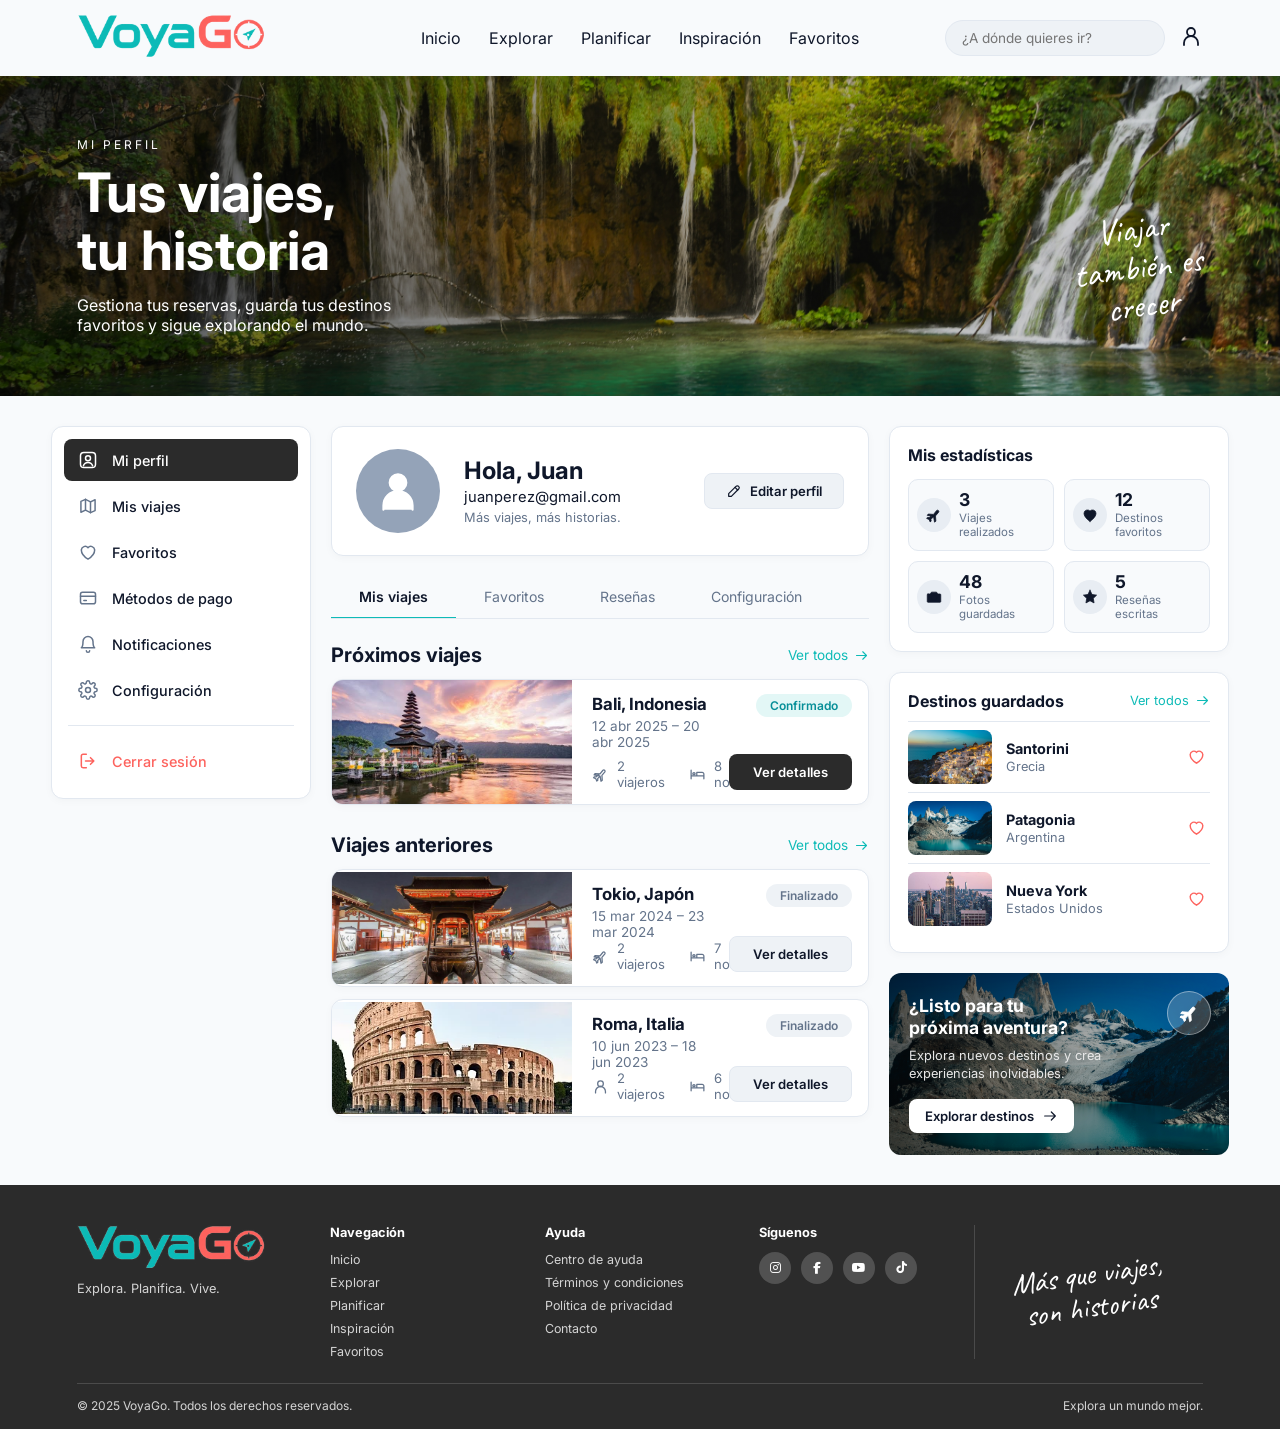
<file: VoyaGo App/SRC/pages/perfil.html>
<!doctype html>
<html lang="es">
  <head>
    <meta charset="UTF-8" />
    <meta name="viewport" content="width=device-width, initial-scale=1.0" />
    <title>Mi perfil | VoyaGo</title>
    <link rel="stylesheet" href="../styles/style.css" />
    <link href="https://fonts.googleapis.com/css2?family=Inter:wght@400;500;600;700&display=swap" rel="stylesheet" />
    <link href="https://fonts.googleapis.com/css2?family=Caveat:wght@600&display=swap" rel="stylesheet" />
    <link rel="stylesheet" href="https://cdnjs.cloudflare.com/ajax/libs/font-awesome/6.5.1/css/all.min.css" />
  </head>
  <body class="pagina-perfil">

    <svg xmlns="http://www.w3.org/2000/svg" style="display:none" aria-hidden="true">
      <symbol id="i-user" viewBox="0 0 24 24"><circle cx="12" cy="8" r="4"/><path d="M5 21v-2a7 7 0 0 1 14 0v2"/></symbol>
      <symbol id="i-user-box" viewBox="0 0 24 24"><rect x="3" y="3" width="18" height="18" rx="4"/><circle cx="12" cy="10" r="3"/><path d="M6.5 19c.8-2.6 2.8-4 5.5-4s4.7 1.4 5.5 4"/></symbol>
      <symbol id="i-map" viewBox="0 0 24 24"><path d="M9 4 3.5 6.5v13L9 17l6 3 5.5-2.5v-13L15 7 9 4Z"/><path d="M9 4v13M15 7v13"/></symbol>
      <symbol id="i-heart" viewBox="0 0 24 24"><path d="M12 20.5s-8-4.9-8-11A4.6 4.6 0 0 1 12 6.8a4.6 4.6 0 0 1 8 2.7c0 6.1-8 11-8 11Z"/></symbol>
      <symbol id="i-card" viewBox="0 0 24 24"><rect x="3" y="5" width="18" height="14" rx="2.5"/><path d="M3 10h18M7 15h3"/></symbol>
      <symbol id="i-bell" viewBox="0 0 24 24"><path d="M6 9a6 6 0 0 1 12 0c0 6 2 7.5 2 7.5H4S6 15 6 9Z"/><path d="M10 20a2 2 0 0 0 4 0"/></symbol>
      <symbol id="i-gear" viewBox="0 0 24 24"><circle cx="12" cy="12" r="3"/><path d="M19.4 15a1.7 1.7 0 0 0 .3 1.9l.1.1a2 2 0 1 1-2.8 2.8l-.1-.1a1.7 1.7 0 0 0-1.9-.3 1.7 1.7 0 0 0-1 1.5V21a2 2 0 1 1-4 0v-.1a1.7 1.7 0 0 0-1.1-1.5 1.7 1.7 0 0 0-1.9.3l-.1.1a2 2 0 1 1-2.8-2.8l.1-.1a1.7 1.7 0 0 0 .3-1.9 1.7 1.7 0 0 0-1.5-1H3a2 2 0 1 1 0-4h.1a1.7 1.7 0 0 0 1.5-1.1 1.7 1.7 0 0 0-.3-1.9l-.1-.1a2 2 0 1 1 2.8-2.8l.1.1a1.7 1.7 0 0 0 1.9.3h0a1.7 1.7 0 0 0 1-1.5V3a2 2 0 1 1 4 0v.1a1.7 1.7 0 0 0 1 1.5h0a1.7 1.7 0 0 0 1.9-.3l.1-.1a2 2 0 1 1 2.8 2.8l-.1.1a1.7 1.7 0 0 0-.3 1.9v0a1.7 1.7 0 0 0 1.5 1H21a2 2 0 1 1 0 4h-.1a1.7 1.7 0 0 0-1.5 1Z"/></symbol>
      <symbol id="i-logout" viewBox="0 0 24 24"><path d="M10 4H6a2 2 0 0 0-2 2v12a2 2 0 0 0 2 2h4"/><path d="M15 8l4 4-4 4M19 12H9"/></symbol>
      <symbol id="i-search" viewBox="0 0 24 24"><circle cx="11" cy="11" r="7"/><path d="m20 20-3.5-3.5"/></symbol>
      <symbol id="i-pencil" viewBox="0 0 24 24"><path d="M4 20h4L19 9a2.8 2.8 0 0 0-4-4L4 16v4Z"/><path d="m13.5 6.5 4 4"/></symbol>
      <symbol id="i-arrow" viewBox="0 0 24 24"><path d="M4 12h16M14 6l6 6-6 6"/></symbol>
      <symbol id="i-plane" viewBox="0 0 24 24"><path d="M10.2 13.8 3 12.5l1.3-1.8 7 .5 4.2-5.2a1.8 1.8 0 0 1 2.7 2.3L14 13.2l.5 7-1.8 1.3-1.3-7.2-3.4 3.5.2 2.4-1.4 1-1.4-3.2-3.2-1.4 1-1.4 2.4.2 3.6-3.1Z"/></symbol>
      <symbol id="i-bed" viewBox="0 0 24 24"><path d="M3 18V6M3 14h18v4M21 14v-2.5A2.5 2.5 0 0 0 18.5 9H11v5"/><circle cx="7" cy="11" r="1.6"/></symbol>
      <symbol id="i-camera" viewBox="0 0 24 24"><path d="M4 8h3l1.6-2.5h6.8L17 8h3a1 1 0 0 1 1 1v9a1 1 0 0 1-1 1H4a1 1 0 0 1-1-1V9a1 1 0 0 1 1-1Z"/><circle cx="12" cy="13" r="3.6"/></symbol>
      <symbol id="i-star" viewBox="0 0 24 24"><path d="m12 3 2.7 5.6 6.1.9-4.4 4.3 1 6.1L12 17l-5.4 2.9 1-6.1-4.4-4.3 6.1-.9L12 3Z"/></symbol>
    </svg>

    <header>
      <a href="../../index.html">
        <img src="../images/logo-voyago.png" alt="VoyaGo" class="logo" />
      </a>
      <nav>
        <ul>
          <li><a href="../../index.html">Inicio</a></li>
          <li><a href="explorar.html">Explorar</a></li>
          <li><a href="planificar.html">Planificar</a></li>
          <li><a href="inspiracion.html">Inspiración</a></li>
          <li><a href="favoritos.html">Favoritos</a></li>
        </ul>
      </nav>
      <div class="header__acciones">
        <input type="search" class="header__buscador" placeholder="¿A dónde quieres ir?" aria-label="Buscar destinos" />
        <a href="perfil.html" class="header__perfil" aria-label="Mi perfil" title="Mi perfil">
          <svg xmlns="http://www.w3.org/2000/svg" width="24" height="24" viewBox="0 0 24 24" fill="none" stroke="currentColor" stroke-width="1.8" stroke-linecap="round" stroke-linejoin="round" aria-hidden="true">
            <circle cx="12" cy="8" r="4"/>
            <path d="M5 21v-2a7 7 0 0 1 14 0v2"/>
          </svg>
        </a>
      </div>
    </header>

    <section class="portada portada--perfil" style="background-image: linear-gradient(90deg, rgba(0, 0, 0, 0.65), rgba(0, 0, 0, 0.1)), url('../images/Perfil\ fondo.jpg');">
      <div class="portada__texto">
        <p class="lema">Mi perfil</p>
        <h1>Tus viajes,<br>tu historia</h1>
        <p class="descripcion">
          Gestiona tus reservas, guarda tus destinos favoritos y sigue explorando el mundo.
        </p>
      </div>
      <p class="portada__frase">Viajar<br>también es<br>crecer</p>
    </section>

    <main class="mp">

      <aside class="mp-menu">
        <nav aria-label="Menú del perfil">
          <a href="perfil.html" class="mp-menu__item mp-menu__item--activo" aria-current="page">
            <svg class="ico" aria-hidden="true"><use href="#i-user-box"/></svg>Mi perfil
          </a>
          <a href="#" class="mp-menu__item">
            <svg class="ico" aria-hidden="true"><use href="#i-map"/></svg>Mis viajes
          </a>
          <a href="favoritos.html" class="mp-menu__item">
            <svg class="ico" aria-hidden="true"><use href="#i-heart"/></svg>Favoritos
          </a>
          <a href="#" class="mp-menu__item">
            <svg class="ico" aria-hidden="true"><use href="#i-card"/></svg>Métodos de pago
          </a>
          <a href="#" class="mp-menu__item">
            <svg class="ico" aria-hidden="true"><use href="#i-bell"/></svg>Notificaciones
          </a>
          <a href="#" class="mp-menu__item">
            <svg class="ico" aria-hidden="true"><use href="#i-gear"/></svg>Configuración
          </a>
          <hr class="mp-menu__linea" />
          <a href="../../index.html" class="mp-menu__item" id="cerrar-sesion">
            <svg class="ico" aria-hidden="true"><use href="#i-logout"/></svg>Cerrar sesión
          </a>
        </nav>
      </aside>

      <div class="mp-centro">

        <section class="mp-usuario">
          <div class="mp-usuario__avatar" aria-hidden="true">
            <svg class="ico ico--relleno"><use href="#i-user"/></svg>
          </div>
          <div class="mp-usuario__datos">
            <h2>Hola, Juan</h2>
            <p class="mp-usuario__correo">juanperez@gmail.com</p>
            <p class="mp-usuario__lema">Más viajes, más historias.</p>
          </div>
          <a href="#" class="mp-boton mp-boton--gris mp-usuario__editar">
            <svg class="ico" aria-hidden="true"><use href="#i-pencil"/></svg>Editar perfil
          </a>
        </section>

        <div class="mp-tabs" role="tablist">
          <a href="#" role="tab" class="mp-tabs__tab mp-tabs__tab--activa" aria-selected="true">Mis viajes</a>
          <a href="#" role="tab" class="mp-tabs__tab">Favoritos</a>
          <a href="#" role="tab" class="mp-tabs__tab">Reseñas</a>
          <a href="#" role="tab" class="mp-tabs__tab">Configuración</a>
        </div>

        <div class="mp-viajes">

          <section>
            <div class="mp-titulo">
              <h2>Próximos viajes</h2>
              <a href="#" class="mp-vertodos">Ver todos <svg class="ico" aria-hidden="true"><use href="#i-arrow"/></svg></a>
            </div>

            <article class="mp-viaje mp-viaje--proximo">
              <img src="../images/bali.png" alt="Templo en Bali, Indonesia" />
              <div class="mp-viaje__info">
                <h3>Bali, Indonesia</h3>
                <p class="mp-viaje__fecha">12 abr 2025 – 20 abr 2025</p>
                <ul class="mp-viaje__meta">
                  <li><svg class="ico" aria-hidden="true"><use href="#i-plane"/></svg>2 viajeros</li>
                  <li><svg class="ico" aria-hidden="true"><use href="#i-bed"/></svg>8 noches</li>
                </ul>
              </div>
              <div class="mp-viaje__accion">
                <span class="mp-etiqueta">Confirmado</span>
                <a href="#" class="mp-boton mp-boton--oscuro">Ver detalles</a>
              </div>
            </article>
          </section>

          <section>
            <div class="mp-titulo">
              <h2>Viajes anteriores</h2>
              <a href="#" class="mp-vertodos">Ver todos <svg class="ico" aria-hidden="true"><use href="#i-arrow"/></svg></a>
            </div>

            <article class="mp-viaje">
              <img src="../images/Tokio.png" alt="Templo en Tokio, Japón" />
              <div class="mp-viaje__info">
                <h3>Tokio, Japón</h3>
                <p class="mp-viaje__fecha">15 mar 2024 – 23 mar 2024</p>
                <ul class="mp-viaje__meta">
                  <li><svg class="ico" aria-hidden="true"><use href="#i-plane"/></svg>2 viajeros</li>
                  <li><svg class="ico" aria-hidden="true"><use href="#i-bed"/></svg>7 noches</li>
                </ul>
              </div>
              <div class="mp-viaje__accion">
                <span class="mp-etiqueta">Finalizado</span>
                <a href="#" class="mp-boton mp-boton--gris">Ver detalles</a>
              </div>
            </article>

            <article class="mp-viaje">
              <img src="../images/Roma.png" alt="Coliseo en Roma, Italia" />
              <div class="mp-viaje__info">
                <h3>Roma, Italia</h3>
                <p class="mp-viaje__fecha">10 jun 2023 – 18 jun 2023</p>
                <ul class="mp-viaje__meta">
                  <li><svg class="ico" aria-hidden="true"><use href="#i-user"/></svg>2 viajeros</li>
                  <li><svg class="ico" aria-hidden="true"><use href="#i-bed"/></svg>6 noches</li>
                </ul>
              </div>
              <div class="mp-viaje__accion">
                <span class="mp-etiqueta">Finalizado</span>
                <a href="#" class="mp-boton mp-boton--gris">Ver detalles</a>
              </div>
            </article>
          </section>

        </div>
      </div>

      <aside class="mp-lateral">

        <section class="mp-caja">
          <h2 class="mp-caja__titulo">Mis estadísticas</h2>
          <div class="mp-stats">
            <div class="mp-stat">
              <span class="mp-stat__icono"><svg class="ico ico--relleno" aria-hidden="true"><use href="#i-plane"/></svg></span>
              <div><strong>3</strong><span>Viajes realizados</span></div>
            </div>
            <div class="mp-stat">
              <span class="mp-stat__icono"><svg class="ico ico--relleno" aria-hidden="true"><use href="#i-heart"/></svg></span>
              <div><strong>12</strong><span>Destinos favoritos</span></div>
            </div>
            <div class="mp-stat">
              <span class="mp-stat__icono"><svg class="ico ico--relleno" aria-hidden="true"><use href="#i-camera"/></svg></span>
              <div><strong>48</strong><span>Fotos guardadas</span></div>
            </div>
            <div class="mp-stat">
              <span class="mp-stat__icono"><svg class="ico ico--relleno" aria-hidden="true"><use href="#i-star"/></svg></span>
              <div><strong>5</strong><span>Reseñas escritas</span></div>
            </div>
          </div>
        </section>

        <section class="mp-caja mp-guardados">
          <div class="mp-titulo mp-titulo--chico">
            <h2>Destinos guardados</h2>
            <a href="favoritos.html" class="mp-vertodos">Ver todos <svg class="ico" aria-hidden="true"><use href="#i-arrow"/></svg></a>
          </div>
          <ul>
            <li>
              <img src="../images/santorini2.jpg" alt="Santorini" />
              <div><strong>Santorini</strong><span>Grecia</span></div>
              <button type="button" class="mp-guardados__corazon" aria-label="Quitar Santorini de favoritos"><svg class="ico" aria-hidden="true"><use href="#i-heart"/></svg></button>
            </li>
            <li>
              <img src="../images/patagonia.jpg" alt="Patagonia" />
              <div><strong>Patagonia</strong><span>Argentina</span></div>
              <button type="button" class="mp-guardados__corazon" aria-label="Quitar Patagonia de favoritos"><svg class="ico" aria-hidden="true"><use href="#i-heart"/></svg></button>
            </li>
            <li>
              <img src="../images/nueva york.png" alt="Nueva York" />
              <div><strong>Nueva York</strong><span>Estados Unidos</span></div>
              <button type="button" class="mp-guardados__corazon" aria-label="Quitar Nueva York de favoritos"><svg class="ico" aria-hidden="true"><use href="#i-heart"/></svg></button>
            </li>
          </ul>
        </section>

        <section class="mp-aventura">
          <span class="mp-aventura__avion" aria-hidden="true"><svg class="ico ico--relleno"><use href="#i-plane"/></svg></span>
          <h2>¿Listo para tu<br />próxima aventura?</h2>
          <p>Explora nuevos destinos y crea<br />experiencias inolvidables.</p>
          <a href="explorar.html" class="mp-boton mp-boton--blanco">Explorar destinos <svg class="ico" aria-hidden="true"><use href="#i-arrow"/></svg></a>
        </section>

      </aside>
    </main>

    <footer class="pie">
      <div class="pie__contenido">
        <div class="pie__marca">
          <img src="../images/logo-voyago.png" alt="VoyaGo" class="logo" />
          <p>Explora. Planifica. Vive.</p>
        </div>

        <div class="pie__columna">
          <h4>Navegación</h4>
          <ul>
            <li><a href="../../index.html">Inicio</a></li>
            <li><a href="explorar.html">Explorar</a></li>
            <li><a href="planificar.html">Planificar</a></li>
            <li><a href="inspiracion.html">Inspiración</a></li>
            <li><a href="favoritos.html">Favoritos</a></li>
          </ul>
        </div>

        <div class="pie__columna">
          <h4>Ayuda</h4>
          <ul>
            <li><a href="#">Centro de ayuda</a></li>
            <li><a href="#">Términos y condiciones</a></li>
            <li><a href="#">Política de privacidad</a></li>
            <li><a href="#">Contacto</a></li>
          </ul>
        </div>

        <div class="pie__columna">
          <h4>Síguenos</h4>
          <div class="pie__redes">
            <a href="#" aria-label="Instagram"><i class="fa-brands fa-instagram"></i></a>
            <a href="#" aria-label="Facebook"><i class="fa-brands fa-facebook-f"></i></a>
            <a href="#" aria-label="YouTube"><i class="fa-brands fa-youtube"></i></a>
            <a href="#" aria-label="TikTok"><i class="fa-brands fa-tiktok"></i></a>
          </div>
        </div>
        <div class="pie__cierre">
          <p class="pie__frase">Más que viajes,<br>son historias</p>
        </div>
      </div>
      <div class="pie__legal">
        <p>© 2025 VoyaGo. Todos los derechos reservados.</p>
        <p>Explora un mundo mejor.</p>
      </div>
    </footer>

    <script src="../scripts/api.js"></script>
    <script src="../scripts/buscador.js"></script>
    <script src="../scripts/favoritos.js"></script>
  </body>
</html>
</file>
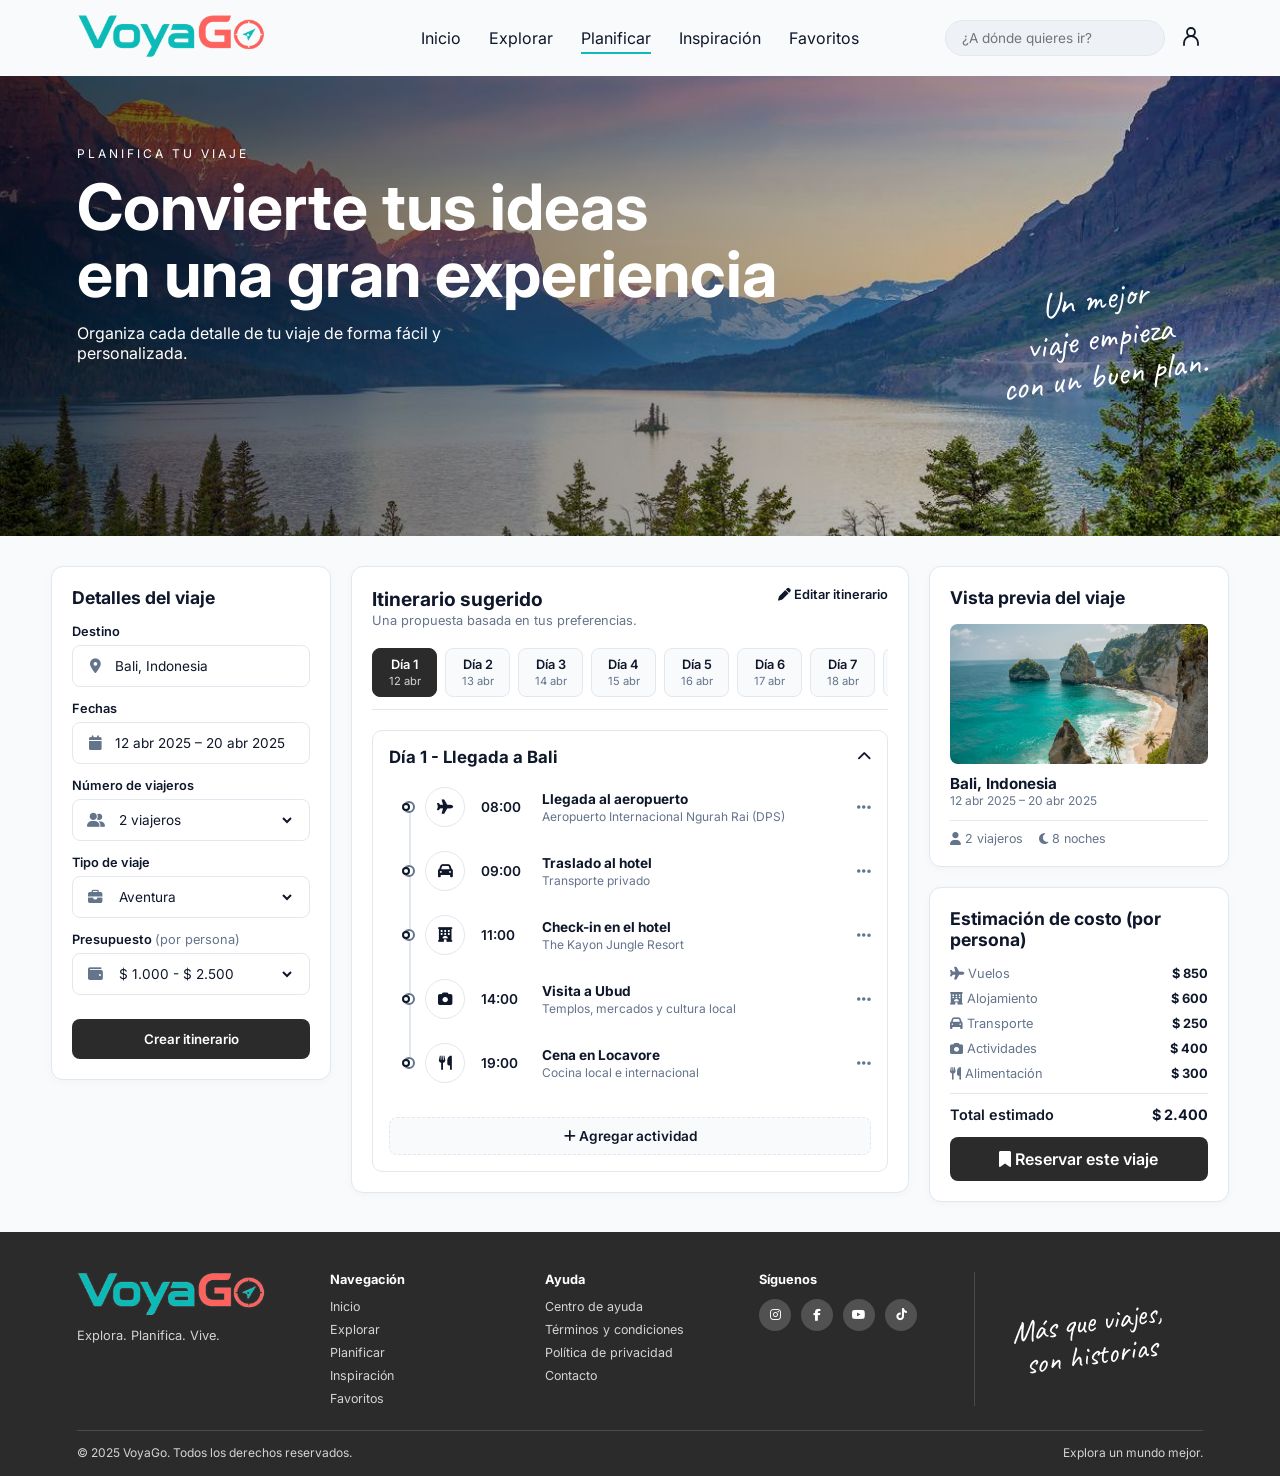
<file: VoyaGo App/SRC/pages/planificar.html>
<!doctype html>
<html lang="es">
  <head>
    <meta charset="UTF-8" />
    <meta name="viewport" content="width=device-width, initial-scale=1.0" />
    <title>Planificar | VoyaGo</title>
    <link rel="stylesheet" href="../styles/style.css" />
    <link href="https://fonts.googleapis.com/css2?family=Inter:wght@400;600;700&display=swap" rel="stylesheet" />
    <link href="https://fonts.googleapis.com/css2?family=Caveat:wght@600&display=swap" rel="stylesheet" />
    <link rel="stylesheet" href="https://cdnjs.cloudflare.com/ajax/libs/font-awesome/6.5.1/css/all.min.css" />
  </head>
  <body>
    <header>
      <a href="../../index.html">
        <img src="../images/logo-voyago.png" alt="VoyaGo" class="logo" />
      </a>
      <nav>
        <ul>
          <li><a href="../../index.html">Inicio</a></li>
          <li><a href="explorar.html">Explorar</a></li>
          <li><a href="planificar.html" class="activo">Planificar</a></li>
          <li><a href="inspiracion.html">Inspiración</a></li>
          <li><a href="favoritos.html">Favoritos</a></li>
        </ul>
      </nav>
      <div class="header__acciones">
        <input type="search" class="header__buscador" placeholder="¿A dónde quieres ir?">
        <a href="perfil.html" class="header__perfil" aria-label="Mi perfil" title="Mi perfil">
  <svg xmlns="http://www.w3.org/2000/svg"
       width="24" height="24" viewBox="0 0 24 24"
       fill="none" stroke="currentColor"
       stroke-width="1.8" stroke-linecap="round"
       stroke-linejoin="round" aria-hidden="true">
    <circle cx="12" cy="8" r="4"/>
    <path d="M5 21v-2a7 7 0 0 1 14 0v2"/>
  </svg>
</a>
      </div>
    </header>

    <main>
      <section class="portada" style="background-image: linear-gradient(90deg, rgba(0, 0, 0, 0.65), rgba(0, 0, 0, 0.1)), url('../images/fondo\ de\ planificar.jpg');">
        <div class="portada__texto">
          <p class="lema">Planifica tu viaje</p>
          <h1>Convierte tus ideas<br>en una gran experiencia</h1>
          <p class="descripcion">
            Organiza cada detalle de tu viaje de forma fácil y personalizada.
          </p>
        </div>
        <p class="portada__frase">Un mejor<br>viaje empieza<br>con un buen plan.</p>
      </section>

      <section class="planificador-layout">
        <!-- Columna 1: Detalles del viaje -->
        <aside class="detalles-viaje">
          <h2>Detalles del viaje</h2>
          <div class="detalle-grupo">
            <label>Destino</label>
            <div class="detalle-input">
              <i class="fa-solid fa-location-dot"></i>
              <input type="text" value="Bali, Indonesia" />
            </div>
          </div>

          <div class="detalle-grupo">
            <label>Fechas</label>
            <div class="detalle-input">
              <i class="fa-solid fa-calendar"></i>
              <input type="text" value="12 abr 2025 – 20 abr 2025" />
            </div>
          </div>

          <div class="detalle-grupo">
            <label>Número de viajeros</label>
            <div class="detalle-input">
              <i class="fa-solid fa-user-group"></i>
              <select>
                <option>2 viajeros</option>
                <option>1 viajero</option>
                <option>3 viajeros</option>
                <option>4+ viajeros</option>
              </select>
            </div>
          </div>

          <div class="detalle-grupo">
            <label>Tipo de viaje</label>
            <div class="detalle-input">
              <i class="fa-solid fa-briefcase"></i>
              <select>
                <option>Aventura</option>
                <option>Relax</option>
                <option>Cultura</option>
                <option>Gastronomía</option>
              </select>
            </div>
          </div>

          <div class="detalle-grupo">
            <label>Presupuesto <span>(por persona)</span></label>
            <div class="detalle-input">
              <i class="fa-solid fa-wallet"></i>
              <select>
                <option>$ 1.000 - $ 2.500</option>
                <option>$ 500 - $ 1.000</option>
                <option>$ 2.500+</option>
              </select>
            </div>
          </div>

          <button class="btn-crear-itinerario">Crear itinerario</button>
        </aside>

        <div class="itinerario-central">
          <div class="itinerario__encabezado">
            <div>
              <h2>Itinerario sugerido</h2>
              <p>Una propuesta basada en tus preferencias.</p>
            </div>
            <button class="btn-editar"><i class="fa-solid fa-pen"></i> Editar itinerario</button>
          </div>

          <div class="dias-tabs">
            <button class="dia-tab activo-dia">
              <span>Día 1</span>
              <small>12 abr</small>
            </button>
            <button class="dia-tab">
              <span>Día 2</span>
              <small>13 abr</small>
            </button>
            <button class="dia-tab">
              <span>Día 3</span>
              <small>14 abr</small>
            </button>
            <button class="dia-tab">
              <span>Día 4</span>
              <small>15 abr</small>
            </button>
            <button class="dia-tab">
              <span>Día 5</span>
              <small>16 abr</small>
            </button>
            <button class="dia-tab">
              <span>Día 6</span>
              <small>17 abr</small>
            </button>
            <button class="dia-tab">
              <span>Día 7</span>
              <small>18 abr</small>
            </button>
            <button class="dia-tab">
              <span>Día 8</span>
              <small>19 abr</small>
            </button>
            <button class="dia-tab">
              <span>Día 9</span>
              <small>20 abr</small>
            </button>
          </div>

          <div class="dia-card">
            <div class="dia-card__titulo">
              <h3>Día 1 - Llegada a Bali</h3>
              <i class="fa-solid fa-chevron-up"></i>
            </div>

            <div class="timeline">
              <div class="timeline-item">
                <span class="punto"></span>
                <div class="icono-actividad"><i class="fa-solid fa-plane"></i></div>
                <span class="hora">08:00</span>
                <div class="actividad-info">
                  <h4>Llegada al aeropuerto</h4>
                  <p>Aeropuerto Internacional Ngurah Rai (DPS)</p>
                </div>
                <i class="fa-solid fa-ellipsis option-dots"></i>
              </div>

              <div class="timeline-item">
                <span class="punto"></span>
                <div class="icono-actividad"><i class="fa-solid fa-car"></i></div>
                <span class="hora">09:00</span>
                <div class="actividad-info">
                  <h4>Traslado al hotel</h4>
                  <p>Transporte privado</p>
                </div>
                <i class="fa-solid fa-ellipsis option-dots"></i>
              </div>

              <div class="timeline-item">
                <span class="punto"></span>
                <div class="icono-actividad"><i class="fa-solid fa-hotel"></i></div>
                <span class="hora">11:00</span>
                <div class="actividad-info">
                  <h4>Check-in en el hotel</h4>
                  <p>The Kayon Jungle Resort</p>
                </div>
                <i class="fa-solid fa-ellipsis option-dots"></i>
              </div>

              <div class="timeline-item">
                <span class="punto"></span>
                <div class="icono-actividad"><i class="fa-solid fa-camera"></i></div>
                <span class="hora">14:00</span>
                <div class="actividad-info">
                  <h4>Visita a Ubud</h4>
                  <p>Templos, mercados y cultura local</p>
                </div>
                <i class="fa-solid fa-ellipsis option-dots"></i>
              </div>

              <div class="timeline-item">
                <span class="punto"></span>
                <div class="icono-actividad"><i class="fa-solid fa-utensils"></i></div>
                <span class="hora">19:00</span>
                <div class="actividad-info">
                  <h4>Cena en Locavore</h4>
                  <p>Cocina local e internacional</p>
                </div>
                <i class="fa-solid fa-ellipsis option-dots"></i>
              </div>
            </div>

            <button class="btn-agregar-actividad">
              <i class="fa-solid fa-plus"></i> Agregar actividad
            </button>
          </div>
        </div>

        <aside class="resumen-viaje">
          <div class="vista-previa-card">
            <h3>Vista previa del viaje</h3>
            <img src="../images/bali2.jpg" alt="Bali" />
            <h4>Bali, Indonesia</h4>
            <p>12 abr 2025 – 20 abr 2025</p>
            <div class="resumen-iconos">
              <span><i class="fa-solid fa-user"></i> 2 viajeros</span>
              <span><i class="fa-solid fa-moon"></i> 8 noches</span>
            </div>
          </div>

          <div class="estimacion-card">
            <h3>Estimación de costo <span>(por persona)</span></h3>
            <ul>
              <li><span><i class="fa-solid fa-plane"></i> Vuelos</span> <strong>$ 850</strong></li>
              <li><span><i class="fa-solid fa-hotel"></i> Alojamiento</span> <strong>$ 600</strong></li>
              <li><span><i class="fa-solid fa-car"></i> Transporte</span> <strong>$ 250</strong></li>
              <li><span><i class="fa-solid fa-camera"></i> Actividades</span> <strong>$ 400</strong></li>
              <li><span><i class="fa-solid fa-utensils"></i> Alimentación</span> <strong>$ 300</strong></li>
            </ul>
            <div class="total-estimado">
              <span>Total estimado</span>
              <strong>$ 2.400</strong>
            </div>
            <a href="reserva.html" class="btn-guardar-plan">
              <i class="fa-solid fa-bookmark"></i> Reservar este viaje
            </a>
          </div>
        </aside>
      </section>
    </main>

    <footer class="pie">
      <div class="pie__contenido">
        <div class="pie__marca">
          <img src="../images/logo-voyago.png" alt="VoyaGo" class="logo" />
          <p>Explora. Planifica. Vive.</p>
        </div>

        <div class="pie__columna">
          <h4>Navegación</h4>
          <ul>
            <li><a href="../../index.html">Inicio</a></li>
            <li><a href="explorar.html">Explorar</a></li>
            <li><a href="planificar.html">Planificar</a></li>
            <li><a href="inspiracion.html">Inspiración</a></li>
            <li><a href="favoritos.html">Favoritos</a></li>
          </ul>
        </div>

        <div class="pie__columna">
          <h4>Ayuda</h4>
          <ul>
            <li><a href="#">Centro de ayuda</a></li>
            <li><a href="#">Términos y condiciones</a></li>
            <li><a href="#">Política de privacidad</a></li>
            <li><a href="#">Contacto</a></li>
          </ul>
        </div>

        <div class="pie__columna">
          <h4>Síguenos</h4>
          <div class="pie__redes">
            <a href="#" aria-label="Instagram"><i class="fa-brands fa-instagram"></i></a>
            <a href="#" aria-label="Facebook"><i class="fa-brands fa-facebook-f"></i></a>
            <a href="#" aria-label="YouTube"><i class="fa-brands fa-youtube"></i></a>
            <a href="#" aria-label="TikTok"><i class="fa-brands fa-tiktok"></i></a>
          </div>
        </div>
        <div class="pie__cierre">
          <p class="pie__frase">Más que viajes,<br>son historias</p>
        </div>
      </div>
      <div class="pie__legal">
        <p>© 2025 VoyaGo. Todos los derechos reservados.</p>
        <p>Explora un mundo mejor.</p>
      </div>
    </footer>
    <script src="../scripts/api.js"></script>
    <script src="../scripts/buscador.js"></script>
    <script src="../scripts/favoritos.js"></script>
  </body>
</html>
</file>
<file: VoyaGo App/SRC/styles/style.css>
:root {
  --primario: #0EBBB7;
  --acento: #FD635E;
  --texto: #0F172A;
  --texto-secundario: #64748B;
  --fondo: #F8FAFC;
  --fondo-tarjeta: #FFFFFF;
  --borde: #E2E8F0;
}

*{
  margin: 0;
  padding: 0;
  box-sizing: border-box;}
body {
  font-family: "Inter", Arial, sans-serif;
  color: var(--texto);
  background: var(--fondo);
}
.logo {
  height: 44px;
}


header {
  display: grid;
  grid-template-columns: 1fr auto 1fr;
  align-items: center;
  padding: 14px 6%;
}

.header__acciones {
  display: flex;
  justify-content: flex-end;
  align-items: center;
  gap: 14px;
}

nav ul {
  display: flex;
  gap: 28px;
  list-style: none;
}

a {
  text-decoration: none;
  color: var(--texto);
}


.portada{
  padding: 70px 6%;
  min-height: 460px;
  background-color: #3a3a3a;
  background-image:
    linear-gradient(90deg, rgba(0, 0, 0, 0.65), rgba(0, 0, 0, 0.1)),
    url("../images/portada.png");
  background-size: cover;
  background-position: center;
  color: white;
   position: relative;
}

.lema{
 font-size: 0.75rem;
  letter-spacing: 3px;
  text-transform: uppercase;
}

.descripcion{
  max-width: 380px;
}

.portada h1 {
  font-size: 4rem;
  line-height: 1.05;
  margin: 12px 0 16px;
}

.portada h1 span {
  display: block;
  color: #bdbdbd;
}

 .buscador {
  display: flex;
  align-items: center;
  gap: 8px;
  background-color: white;
  color: #1a1a1a;
  padding: 10px;
  border-radius: 12px;
  max-width: 880px;
  margin-top: 40px;
}

.campo {
  flex: 1;
  display: flex;
  align-items: center;
  gap: 10px;
  padding: 10px 14px;
}
.campo + .campo {
  border-left: 1px solid #ececec;
}
.campo:first-of-type {
  flex: 1.5;
}
.campo input,
.campo select {
  width: 100%;
  border: none;
  background: transparent;
  font-size: 0.85rem;
}

.campo input:focus,
.campo select:focus {
  outline: none;
}
  
.btn-buscar {
  padding: 14px 40px;
  border: none;
  border-radius: 10px;
  background-color: #1a1a1a;
  color: white;
  font-weight: 600;
  cursor: pointer;
}

.btn-buscar:hover {
  background-color: hsl(185, 75%, 35%);
}

.ventajas {
  display: grid;
  grid-template-columns: repeat(4, 1fr);
  gap: 24px;
  padding: 28px 6%;
  background-color: #f5f5f5;
}

.ventaja {
  display: flex;
  align-items: center;
  gap: 14px;
}

.ventaja-icono {
  flex-shrink: 0;
  display: grid;
  place-items: center;
  width: 46px;
  height: 46px;
  border-radius: 50%;
  background-color: #ececec;
  font-size: 1.1rem;
}

.destinos {
  padding: 40px 6%;
}

.destinos__encabezado {
  display: flex;
  justify-content: space-between;
  align-items: flex-end;
  margin-bottom: 20px;
}

.destinos__encabezado h2 {
  font-size: 28px;
  margin: 0;
}

.destinos__encabezado p {
  margin: 4px 0 0;
  color: var(--texto-secundario);
  font-size: 14px;
}

.destinos__encabezado a {
  color: var(--primario);
  font-size: 14px;
  text-decoration: none;
}

.destinos__tarjetas {
  display: grid;
  grid-template-columns: repeat(5, 1fr);
  gap: 16px;
}

.tarjeta {
  background: var(--fondo-tarjeta);
  border: 1px solid var(--borde);
  border-radius: 12px;
  overflow: hidden;
}

.tarjeta__imagen {
  position: relative;
}

.tarjeta__imagen img {
  width: 100%;
  height: 150px;
  object-fit: cover;
  display: block;
}

.tarjeta__favorito {
  position: absolute;
  top: 10px;
  right: 10px;
  width: 30px;
  height: 30px;
  border: none;
  border-radius: 50%;
  background: #fff;
  cursor: pointer;
  font-size: 16px;
  color: var(--acento);
}

.tarjeta__info {
  padding: 12px;
}

.tarjeta__info h3 {
  margin: 0;
  font-size: 15px;
}

.tarjeta__pais {
  margin: 2px 0 8px;
  color: var(--texto-secundario);
  font-size: 13px;
}

.tarjeta__rating {
  margin: 0;
  font-size: 13px;
  font-weight: bold;
}

.tarjeta__rating span {
  color: var(--texto-secundario);
  font-weight: normal;
}

.banner {
  background: url("../images/fondo2.png") center / cover no-repeat;
  color: #fff;
  padding: 70px 6%;
 display: flex;
  justify-content: space-between;
  align-items: center;
}

.btn-secundario {
  display: inline-block;
  margin-top: 20px;
  padding: 12px 24px;
  color: #fff;
  background: rgba(255, 255, 255, 0.15);
  border: 1px solid rgba(255, 255, 255, 0.4);
  border-radius: 10px;
  font-weight: 600;
}

button, input, select {
  font-family: inherit;
}

.header__buscador {
  width: 220px;
  padding: 9px 16px;
  border: 1px solid var(--borde);
  border-radius: 999px;
  background: #EEF2F6;
  font-size: 0.85rem;
  color: var(--texto);
}

.header__buscador:focus {
  outline: none;
  border-color: var(--primario);
}

.header__perfil {
  font-size: 1.4rem;
}

.activo {
  border-bottom: 2px solid var(--primario);
  padding-bottom: 4px;
}

.banner__frase {
  font-family: "Caveat", cursive;
  font-size: 2.2rem;
  line-height: 1.1;
  text-align: center;
  transform: rotate(-8deg);
}

.portada__frase {
  position: absolute;
  right: 6%;
  bottom: 140px;
  font-family: "Caveat", cursive;
  font-size: 2.2rem;
  line-height: 1.1;
  text-align: center;
  transform: rotate(-8deg);
}

.banner__etiqueta {
  display: block;
  font-size: 0.7rem;
  letter-spacing: 3px;
  margin-bottom: 12px;
  opacity: 0.85;
}

.banner h2 {
  font-size: 2.2rem;
  line-height: 1.1;
  margin-bottom: 14px;
}

.banner__contenido p {
  max-width: 420px;
  font-size: 0.95rem;
  line-height: 1.5;
}

.explorar-portada {
  display: flex;
  justify-content: space-between;
  align-items: center;
  min-height: 200px;
  padding: 36px 6%;
  background-color: #cfd3d8;
  background-image:
    linear-gradient(90deg, rgba(248, 250, 252, 0.9) 0%, rgba(248, 250, 252, 0.35) 55%, rgba(248, 250, 252, 0) 100%),
    url("../images/explorar.png.jpg");
  background-size: cover;
  background-position: center 60%;
}

.explorar-portada h1 {
  font-size: 3rem;
  line-height: 1.05;
  margin: 8px 0 12px;
}

.explorar-portada .descripcion {
  max-width: 400px;
  line-height: 1.5;
}

.explorar-portada__frase {
  font-family: "Caveat", cursive;
  font-size: 1.9rem;
  line-height: 1.15;
  color: #fff;
  transform: rotate(-8deg);
  margin-right: 4%;
}

.explorar {
  display: grid;
  grid-template-columns: 310px 1fr;
  gap: 24px;
  padding: 28px 6% 48px;
  align-items: start;
}

.filtros__buscador {
  display: flex;
  align-items: center;
  gap: 10px;
  padding: 12px 14px;
  margin-bottom: 14px;
  background: var(--fondo-tarjeta);
  border: 1px solid var(--borde);
  border-radius: 12px;
}

.filtros__buscador input {
  width: 100%;
  border: none;
  background: transparent;
  font-size: 0.82rem;
  color: var(--texto);
}

.filtros__buscador input:focus {
  outline: none;
}

.filtros__panel {
  background: var(--fondo-tarjeta);
  border: 1px solid var(--borde);
  border-radius: 12px;
  padding: 8px 20px 20px;
}

.filtro {
  padding: 16px 0;
  border-bottom: 1px solid var(--borde);
}

.filtro summary {
  display: flex;
  justify-content: space-between;
  align-items: center;
  font-weight: 600;
  font-size: 0.9rem;
  cursor: pointer;
  list-style: none;
}

.filtro summary::-webkit-details-marker {
  display: none;
}

.filtro summary::after {
  content: "";
  width: 8px;
  height: 8px;
  margin-right: 4px;
  border-right: 2px solid var(--texto);
  border-bottom: 2px solid var(--texto);
  transform: rotate(45deg);      
  transition: transform 0.2s;
}

.filtro[open] summary::after {
  transform: rotate(-135deg);     
}

.filtro__opciones {
  display: grid;
  grid-template-columns: 1fr 1fr;
  gap: 10px 12px;
  margin-top: 14px;
}

.filtro__opciones label {
  display: flex;
  align-items: center;
  gap: 8px;
  font-size: 0.8rem;
  color: var(--texto-secundario);
  cursor: pointer;
}

.filtro__opciones input[type="checkbox"] {
  width: 15px;
  height: 15px;
  accent-color: var(--primario);
}

.filtro--presupuesto {
  border-bottom: none;
}

.filtro--presupuesto h3 {
  font-size: 0.9rem;
  margin-bottom: 14px;
}

.filtro--presupuesto h3 span {
  font-weight: 400;
  color: var(--texto-secundario);
}

.filtro--presupuesto input[type="range"] {
  width: 100%;
  accent-color: var(--texto);
}

.rango__valores {
  display: flex;
  justify-content: space-between;
  margin-top: 6px;
  font-size: 0.75rem;
  color: var(--texto-secundario);
}

.filtros__limpiar {
  margin-top: 18px;
  border: none;
  background: none;
  font-size: 0.8rem;
  color: var(--texto-secundario);
  cursor: pointer;
}

.filtros__limpiar:hover {
  color: var(--primario);
}

.resultados__encabezado {
  display: flex;
  justify-content: space-between;
  align-items: center;
  margin-bottom: 16px;
}

.resultados__encabezado h2 {
  font-size: 1.4rem;
}

.resultados__encabezado h2 span {
  font-size: 0.8rem;
  font-weight: 400;
  color: var(--texto-secundario);
}

.resultados__orden {
  display: flex;
  align-items: center;
  gap: 8px;
  font-size: 0.8rem;
}

.resultados__orden select {
  padding: 8px 12px;
  border: 1px solid var(--borde);
  border-radius: 8px;
  background: var(--fondo-tarjeta);
  font-size: 0.8rem;
  color: var(--texto);
  cursor: pointer;
}

.resultados__tarjetas {
  display: grid;
  grid-template-columns: repeat(4, 1fr);
  gap: 18px;
}

.tarjeta__etiquetas {
  display: flex;
  justify-content: space-between;
  gap: 8px;
  margin-top: 12px;
  padding-top: 10px;
  border-top: 1px solid var(--borde);
  list-style: none;
  font-size: 0.72rem;
  color: var(--texto-secundario);
}

.tarjeta {
  transition: box-shadow 0.2s, transform 0.2s;
}

.tarjeta:hover {
  box-shadow: 0 8px 20px rgba(15, 23, 42, 0.08);
  transform: translateY(-2px);
}


.paginacion {
  display: flex;
  justify-content: center;
  align-items: center;
  gap: 10px;
  margin-top: 32px;
}

.paginacion a {
  display: grid;
  place-items: center;
  min-width: 38px;
  height: 38px;
  border-radius: 8px;
  font-size: 0.85rem;
}

.paginacion__flecha {
  border: 1px solid var(--borde);
  background: var(--fondo-tarjeta);
}

.paginacion__pagina:hover,
.paginacion__flecha:hover {
  background: #EEF2F6;
}

.explorar > .paginacion {
  grid-column: 2;
}

.paginacion {
  width: 100%;
  justify-content: center;
}


.pie {
  background: #2b2b2b;
  color: #fff;
  padding: 40px 6% 16px;
}

.pie a {
  color: #d4d4d4;
}

.pie a:hover {
  color: var(--primario);
}

.pie__contenido {
  display: grid;
  grid-template-columns: 1.2fr 1fr 1fr 1fr 1.2fr;
  gap: 24px;
  padding-bottom: 24px;
  border-bottom: 1px solid rgba(255, 255, 255, 0.15);
}

.pie__marca p {
  margin-top: 8px;
  font-size: 0.8rem;
  color: #d4d4d4;
}

.pie__columna h4 {
  font-size: 0.8rem;
  margin-bottom: 12px;
}

.pie__columna ul {
  list-style: none;
  display: grid;
  gap: 8px;
  font-size: 0.78rem;
}

.pie__redes {
  display: flex;
  gap: 10px;
}

.pie__redes a {
  display: grid;
  place-items: center;
  width: 32px;
  height: 32px;
  border-radius: 50%;
  background: rgba(255, 255, 255, 0.18);
  font-size: 0.75rem;
  font-weight: 700;
  color: #fff;
}

.pie__frase {
  font-family: "Caveat", cursive;
  font-size: 1.9rem;
  line-height: 1.1;
  text-align: center;
  transform: rotate(-8deg);
  align-self: center;
}

.pie__cierre {
  display: grid;
  place-items: center;
  border-left: 1px solid rgba(255, 255, 255, 0.15);
}

.pie__legal {
  display: flex;
  justify-content: space-between;
  padding-top: 14px;
  font-size: 0.75rem;
  color: #d4d4d4;
}

.paginacion__pagina--activa,
.paginacion__pagina--activa:hover {
  background: #1a1a1a;
  color: #fff;
}

.rango {
  position: relative;
  height: 22px;
  margin-top: 4px;
}

.rango__pista {
  position: absolute;
  top: 50%;
  left: 0;
  right: 0;
  height: 3px;
  transform: translateY(-50%);
  background: var(--texto);
  border-radius: 2px;
}

.rango input[type="range"] {
  position: absolute;
  inset: 0;
  width: 100%;
  height: 22px;
  margin: 0;
  background: none;
  pointer-events: none;
  -webkit-appearance: none;
  appearance: none;
}

.rango input[type="range"]::-webkit-slider-runnable-track {
  background: transparent;
}

.rango input[type="range"]::-webkit-slider-thumb {
  -webkit-appearance: none;
  width: 16px;
  height: 16px;
  border-radius: 50%;
  background: var(--texto);
  border: 2px solid #fff;
  box-shadow: 0 0 0 1px var(--texto);
  pointer-events: auto;
  cursor: pointer;
}

.rango input[type="range"]::-moz-range-thumb {
  width: 12px;
  height: 12px;
  border-radius: 50%;
  background: var(--texto);
  border: 2px solid #fff;
  pointer-events: auto;
  cursor: pointer;
}
.tarjeta {
  transition: box-shadow 0.2s, transform 0.2s;
}

.tarjeta:hover {
  box-shadow: 0 8px 20px rgba(15, 23, 42, 0.08);
  transform: translateY(-2px);
}

.explorar > .paginacion {
  grid-column: 2;
}
.timeline {
  position: relative;
}

.timeline::before {
  content: "";
  position: absolute;
  top: 8px;
  bottom: 8px;
  left: 17px;
  width: 2px;
  background: var(--borde);
  z-index: 1;
}

.timeline-item {
  position: relative;
  z-index: 2;
}

.punto {
  position: absolute;
  left: 17px;
  top: 50%;
  transform: translate(-50%, -50%);
  width: 8px;
  height: 8px;
  background: var(--fondo-tarjeta);
  border: 2px solid var(--texto);
  border-radius: 50%;
  z-index: 3;
}

.icono-actividad {
  position: relative;
  z-index: 3;
  background: var(--fondo-tarjeta) !important;
}
.planificador-layout {
  display: grid;
  grid-template-columns: 280px minmax(0, 1fr) 300px;
  gap: 20px;
  padding: 30px 4%;
  align-items: start;
  max-width: 1600px;
  margin: 0 auto;
}

.detalles-viaje,
.itinerario-central,
.vista-previa-card,
.estimacion-card {
  background: var(--fondo-tarjeta);
  border: 1px solid var(--borde);
  border-radius: 12px;
  padding: 18px;
  box-shadow: 0 2px 8px rgba(15, 23, 42, 0.03);
}

.detalles-viaje h2,
.resumen-viaje h3,
.estimacion-card h3 {
  font-size: 1rem;
  margin-bottom: 16px;
  color: var(--texto);
}

.detalle-grupo {
  margin-bottom: 14px;
}

.detalle-grupo label {
  display: block;
  font-size: 0.8rem;
  font-weight: 600;
  margin-bottom: 6px;
  color: var(--texto);
}

.detalle-grupo label span {
  font-weight: 400;
  color: var(--texto-secundario);
}

.detalle-input {
  display: flex;
  align-items: center;
  gap: 10px;
  min-height: 42px;
  padding: 9px 12px;
  background: var(--fondo-tarjeta);
  border: 1px solid var(--borde);
  border-radius: 8px;
  color: var(--texto-secundario);
}

.detalle-input i {
  flex-shrink: 0;
  width: 16px;
  text-align: center;
  font-size: 0.9rem;
  color: var(--texto-secundario);
}

.detalle-input input,
.detalle-input select {
  width: 100%;
  min-width: 0;
  border: none;
  outline: none;
  background: transparent;
  font-family: inherit;
  font-size: 0.82rem;
  color: var(--texto);
}

.detalle-input select {
  cursor: pointer;
}

.detalles-viaje, 
.itinerario-central, 
.vista-previa-card, 
.estimacion-card {
  background: var(--fondo-tarjeta);
  border: 1px solid var(--borde);
  border-radius: 12px;
  padding: 20px;
}

.detalles-viaje h2, 
.resumen-viaje h3,
.estimacion-card h3 {
  font-size: 1.1rem;
  margin-bottom: 16px;
  color: var(--texto);
}

.detalle-grupo {
  margin-bottom: 14px;
}

.detalle-grupo label {
  display: block;
  font-size: 0.8rem;
  font-weight: 600;
  margin-bottom: 6px;
  color: var(--texto);
}

.detalle-grupo label span {
  font-weight: 400;
  color: var(--texto-secundario);
}

.btn-crear-itinerario, 
.btn-guardar-plan {
  width: 100%;
  padding: 12px;
  background: #2b2b2b;
  color: #fff;
  border: none;
  border-radius: 8px;
  font-weight: 600;
  cursor: pointer;
  margin-top: 10px;
  font-family: inherit;
}

.btn-crear-itinerario:hover, 
.btn-guardar-plan:hover {
  background: var(--primario);
}

.itinerario__encabezado {
  display: flex;
  justify-content: space-between;
  align-items: flex-start;
  margin-bottom: 20px;
}

.itinerario__encabezado h2 {
  font-size: 1.2rem;
  margin: 0;
}

.itinerario__encabezado p {
  font-size: 0.8rem;
  color: var(--texto-secundario);
  margin-top: 2px;
}

.btn-editar {
  background: transparent;
  border: none;
  font-size: 0.8rem;
  font-weight: 600;
  cursor: pointer;
  color: var(--texto);
  font-family: inherit;
}

.dias-tabs {
  display: flex;
  gap: 8px;
  overflow-x: auto;
  padding-bottom: 12px;
  margin-bottom: 20px;
  border-bottom: 1px solid var(--borde);
}

.dia-tab {
  background: var(--fondo);
  border: 1px solid var(--borde);
  border-radius: 8px;
  padding: 8px 14px;
  text-align: center;
  cursor: pointer;
  min-width: 65px;
  font-family: inherit;
}

.dia-tab span {
  display: block;
  font-size: 0.8rem;
  font-weight: 600;
  color: var(--texto);
}

.dia-tab small {
  font-size: 0.7rem;
  color: var(--texto-secundario);
}

.dia-tab.activo-dia {
  background: #2b2b2b;
  color: #fff;
  border-color: #2b2b2b;
}

.dia-tab.activo-dia span {
  color: #fff;
}

.dia-tab.activo-dia small {
  color: #d4d4d4;
}

.dia-card {
  border: 1px solid var(--borde);
  border-radius: 10px;
  padding: 16px;
}

.dia-card__titulo {
  display: flex;
  justify-content: space-between;
  align-items: center;
  font-size: 0.9rem;
  margin-bottom: 20px;
  color: var(--texto);
}

.timeline-item {
  display: flex;
  align-items: center;
  gap: 16px;
  position: relative;
  z-index: 2;
  margin-bottom: 20px;
}

.hora {
  font-size: 0.85rem;
  font-weight: 600;
  min-width: 45px;
  color: var(--texto);
}

.actividad-info h4 {
  font-size: 0.85rem;
  margin: 0;
  color: var(--texto);
}

.actividad-info p {
  font-size: 0.75rem;
  color: var(--texto-secundario);
  margin: 2px 0 0;
}

.option-dots {
  margin-left: auto;
  color: var(--texto-secundario);
  cursor: pointer;
}

.btn-agregar-actividad {
  width: 100%;
  padding: 10px;
  background: var(--fondo);
  border: 1px dashed var(--borde);
  border-radius: 8px;
  font-size: 0.85rem;
  font-weight: 600;
  color: var(--texto);
  cursor: pointer;
  margin-top: 10px;
  font-family: inherit;
}

.btn-agregar-actividad:hover {
  background: #eef2f6;
}

.resumen-viaje {
  display: flex;
  flex-direction: column;
  gap: 20px;
}

.vista-previa-card img {
  width: 100%;
  height: 140px;
  object-fit: cover;
  border-radius: 8px;
  margin: 12px 0 10px;
  display: block;
}

.vista-previa-card h4 {
  font-size: 0.95rem;
  margin: 0;
  color: var(--texto);
}

.vista-previa-card p {
  font-size: 0.75rem;
  color: var(--texto-secundario);
  margin-bottom: 12px;
}

.resumen-iconos {
  display: flex;
  gap: 16px;
  font-size: 0.78rem;
  color: var(--texto-secundario);
  border-top: 1px solid var(--borde);
  padding-top: 10px;
}

.estimacion-card ul {
  list-style: none;
  display: flex;
  flex-direction: column;
  gap: 10px;
  font-size: 0.8rem;
  border-bottom: 1px solid var(--borde);
  padding-bottom: 12px;
  margin-bottom: 12px;
  padding-left: 0;
}

.estimacion-card ul li {
  display: flex;
  justify-content: space-between;
  color: var(--texto-secundario);
}

.estimacion-card ul li strong {
  color: var(--texto);
}

.total-estimado {
  display: flex;
  justify-content: space-between;
  font-size: 0.9rem;
  font-weight: 600;
  margin-bottom: 14px;
  color: var(--texto);
}
.timeline {
  position: relative;
  padding-left: 10px;
}

.timeline::before {
  content: "";
  position: absolute;
  top: 10px;
  bottom: 10px;
  left: 27px;
  width: 2px;
  background: var(--borde);
  z-index: 1;
}

.timeline-item {
  display: flex;
  align-items: center;
  gap: 16px;
  position: relative;
  z-index: 2;
  margin-bottom: 20px;
}

.timeline-item::before {
  content: "";
  position: absolute;
  left: 17px;
  top: 50%;
  transform: translate(-50%, -50%);
  width: 8px;
  height: 8px;
  background: var(--fondo-tarjeta);
  border: 2px solid var(--texto);
  border-radius: 50%;
  z-index: 3;
}

.icono-actividad {
  position: relative;
  z-index: 3;
  background: var(--fondo-tarjeta) !important;
}
.detalle-input {
  display: flex;
  align-items: center;
  gap: 12px;
  padding: 10px 14px;
  background: var(--fondo-tarjeta) !important;
  border: 1px solid var(--borde);
  border-radius: 8px;
  font-size: 0.85rem;
}

.detalle-input input, 
.detalle-input select {
  width: 100%;
  border: none;
  background: transparent !important;
  outline: none;
  font-size: 0.85rem;
  color: var(--texto);
  font-family: inherit;
  cursor: pointer;
}
.timeline {
  position: relative;
  padding-left: 0;
}

.timeline::before {
  content: "";
  position: absolute;
  top: 15px;
  bottom: 15px;
  left: 20px;
  width: 2px;
  background: var(--borde);
  z-index: 1;
}

.timeline-item {
  display: flex;
  align-items: center;
  gap: 16px;
  position: relative;
  z-index: 2;
  margin-bottom: 24px;
}

.timeline-item::before {
  content: "";
  position: absolute;
  left: 20px;
  top: 50%;
  transform: translate(-50%, -50%);
  width: 8px;
  height: 8px;
  background: var(--fondo-tarjeta);
  border: 2px solid var(--texto-secundario);
  border-radius: 50%;
  z-index: 3;
}

.icono-actividad {
  width: 40px;
  height: 40px;
  background: var(--fondo-tarjeta);
  border: 1px solid var(--borde);
  border-radius: 50%;
  display: grid;
  place-items: center;
  font-size: 0.9rem;
  color: var(--texto);
  z-index: 3;
  flex-shrink: 0;
  margin-left: 36px;
}


.pagina-perfil { display: flex; flex-direction: column; min-height: 100vh; }
.pagina-perfil .pie { margin-top: auto; }

.pagina-perfil .ico {
  width: 20px;
  height: 20px;
  flex-shrink: 0;
  fill: none;
  stroke: currentColor;
  stroke-width: 1.8;
  stroke-linecap: round;
  stroke-linejoin: round;
}
.pagina-perfil .ico--relleno { fill: currentColor; stroke-width: 1; }

.portada--perfil {
  min-height: 320px;
  padding: 56px 6%;
  display: flex;
  align-items: center;
  background-position: center 45%;
}
.portada--perfil h1 { font-size: 3.4rem; }
.portada--perfil .portada__frase { bottom: 70px; }

.mp {
  display: grid;
  grid-template-columns: 260px minmax(0, 1fr) 340px;
  gap: 20px;
  padding: 30px 4%;
  align-items: start;
  width: 100%;
  max-width: 1600px;
  margin: 0 auto;
}

.mp-menu,
.mp-usuario,
.mp-caja,
.mp-viaje {
  background: var(--fondo-tarjeta);
  border: 1px solid var(--borde);
  border-radius: 12px;
  box-shadow: 0 2px 8px rgba(15, 23, 42, 0.03);
}

.mp-menu { padding: 12px; }
.mp-menu__item {
  display: flex;
  align-items: center;
  gap: 14px;
  height: 42px;
  margin-bottom: 4px;
  padding: 0 14px;
  border-radius: 8px;
  font-size: 0.9rem;
  font-weight: 500;
  color: var(--texto);
  transition: background .15s;
}
.mp-menu__item .ico { color: var(--texto-secundario); }
.mp-menu__item:hover { background: #EEF2F6; }
.mp-menu__item--activo,
.mp-menu__item--activo:hover { background: #2b2b2b; color: #fff; }
.mp-menu__item--activo .ico { color: #fff; }
.mp-menu__linea { border: 0; border-top: 1px solid var(--borde); margin: 14px 4px; }
#cerrar-sesion, #cerrar-sesion .ico { color: var(--acento); }
#cerrar-sesion:hover { background: #FFF1F0; }

.mp-usuario {
  display: flex;
  align-items: center;
  gap: 24px;
  padding: 22px 24px;
}
.mp-usuario__avatar {
  display: grid;
  place-items: center;
  flex: 0 0 84px;
  height: 84px;
  border-radius: 50%;
  background: #94A3B8;
  color: #fff;
}
.mp-usuario__avatar .ico { width: 50px; height: 50px; }
.mp-usuario h2 { font-size: 1.5rem; line-height: 1.2; margin-bottom: 3px; }
.mp-usuario__correo { font-size: 0.92rem; color: var(--texto); margin-bottom: 4px; }
.mp-usuario__lema { font-size: 0.8rem; color: var(--texto-secundario); }
.mp-usuario__editar { margin-left: auto; }


.mp-boton {
  display: inline-flex;
  align-items: center;
  justify-content: center;
  gap: 8px;
  height: 36px;
  padding: 0 16px;
  border-radius: 8px;
  font-size: 0.82rem;
  font-weight: 600;
  white-space: nowrap;
  transition: background .15s, color .15s;
}
.mp-boton .ico { width: 16px; height: 16px; }
.mp-boton--oscuro { background: #2b2b2b; color: #fff; min-width: 123px; }
.mp-boton--oscuro:hover { background: #000; }
.mp-boton--gris { background: #EEF2F6; color: var(--texto); border: 1px solid var(--borde); }
.mp-boton--gris:hover { background: #E2E8F0; }
.mp-boton--blanco { background: #fff; color: var(--texto); height: 34px; }
.mp-boton--blanco:hover { background: #EEF2F6; }
.mp-boton:not(.mp-usuario__editar).mp-boton--gris { min-width: 123px; }
.mp-usuario__editar { width: 140px; }


.mp-tabs {
  display: flex;
  margin-top: 20px;
  border-bottom: 1px solid var(--borde);
  overflow-x: auto;
}
.mp-tabs__tab {
  display: block;
  padding: 12px 28px;
  margin-bottom: -1px;
  font-size: 0.88rem;
  color: var(--texto-secundario);
  border-bottom: 2px solid transparent;
  white-space: nowrap;
}
.mp-tabs__tab:hover { color: var(--texto); }
.mp-tabs__tab--activa { font-weight: 600; color: var(--texto); border-bottom-color: var(--primario); }


.mp-titulo {
  display: flex;
  align-items: center;
  justify-content: space-between;
  margin: 24px 0 12px;
}
.mp-viajes section + section .mp-titulo { margin-top: 28px; }
.mp-titulo h2 { font-size: 1.25rem; }
.mp-vertodos {
  display: inline-flex;
  align-items: center;
  gap: 6px;
  font-size: 0.85rem;
  color: var(--primario);
}
.mp-vertodos .ico { width: 15px; height: 15px; }
.mp-vertodos:hover { text-decoration: underline; }

.mp-viaje {
  display: flex;
  align-items: center;
  gap: 20px;
  margin-bottom: 12px;
  overflow: hidden;
}
.mp-viaje img { width: 240px; height: 112px; object-fit: cover; flex-shrink: 0; }
.mp-viaje__info { flex: 1; min-width: 0; align-self: stretch; padding: 14px 0; display: flex; flex-direction: column; }
.mp-viaje__info h3 { font-size: 1.05rem; }
.mp-viaje__fecha { font-size: 0.85rem; color: var(--texto-secundario); margin-top: 4px; }
.mp-viaje__meta {
  display: flex;
  gap: 24px;
  margin-top: auto;
  list-style: none;
  font-size: 0.82rem;
  color: var(--texto-secundario);
}
.mp-viaje__meta li { display: flex; align-items: center; gap: 8px; }
.mp-viaje__meta .ico { width: 17px; height: 17px; }
.mp-viaje__accion {
  display: flex;
  flex-direction: column;
  align-items: flex-end;
  justify-content: space-between;
  align-self: stretch;
  padding: 14px 16px 14px 0;
}
.mp-etiqueta {
  display: inline-block;
  padding: 4px 14px;
  border-radius: 999px;
  background: #EEF2F6;
  font-size: 0.75rem;
  font-weight: 600;
  color: var(--texto-secundario);
}
.mp-viaje--proximo .mp-etiqueta { background: #E3F7F6; color: #078F98; }
.mp-viaje--proximo img { height: 124px; }


.mp-caja { padding: 18px; margin-bottom: 20px; }
.mp-caja__titulo { font-size: 1rem; margin-bottom: 14px; }
.mp-stats { display: grid; grid-template-columns: repeat(2, minmax(0, 1fr)); gap: 10px; }
.mp-stat {
  display: flex;
  align-items: center;
  gap: 8px;
  padding: 10px 8px;
  min-width: 0;
  border: 1px solid var(--borde);
  border-radius: 10px;
  background: var(--fondo);
}
.mp-stat__icono {
  display: grid;
  place-items: center;
  flex: 0 0 34px;
  height: 34px;
  border-radius: 50%;
  background: #E8EDF3;
  color: var(--texto);
}
.mp-stat__icono .ico { width: 18px; height: 18px; }
.mp-stat strong { display: block; font-size: 1.1rem; line-height: 1.1; }
.mp-stat span:not(.mp-stat__icono) { display: block; font-size: 0.72rem; line-height: 1.2; color: var(--texto-secundario); margin-top: 3px; }

.mp-titulo--chico { margin: 0 0 10px; }
.mp-titulo--chico h2 { font-size: 1rem; }
.mp-titulo--chico .mp-vertodos { font-size: 0.8rem; }
.mp-guardados ul { list-style: none; }
.mp-guardados li {
  display: flex;
  align-items: center;
  gap: 14px;
  padding: 8px 0;
  border-top: 1px solid var(--borde);
}
.mp-guardados img { width: 84px; height: 54px; object-fit: cover; border-radius: 8px; }
.mp-guardados li div { flex: 1; }
.mp-guardados strong { display: block; font-size: 0.9rem; }
.mp-guardados li span { display: block; font-size: 0.8rem; color: var(--texto-secundario); margin-top: 2px; }
.mp-guardados__corazon { border: 0; background: none; cursor: pointer; color: var(--acento); display: grid; place-items: center; padding: 4px; }
.mp-guardados__corazon .ico { width: 19px; height: 19px; }


.mp-aventura {
  position: relative;
  overflow: hidden;
  padding: 22px 20px;
  border-radius: 12px;
  color: #fff;
  background:
    linear-gradient(90deg, rgba(0, 0, 0, 0.65), rgba(0, 0, 0, 0.1)),
    url("../images/patagonia.jpg") center 60% / cover no-repeat;
}
.mp-aventura h2 { font-size: 1.1rem; line-height: 1.25; margin-bottom: 8px; max-width: 70%; }
.mp-aventura p { font-size: 0.8rem; line-height: 1.4; color: #e8e8e8; margin-bottom: 16px; }
.mp-aventura__avion {
  position: absolute;
  top: 18px;
  right: 18px;
  display: grid;
  place-items: center;
  width: 44px;
  height: 44px;
  border-radius: 50%;
  background: rgba(255, 255, 255, 0.2);
  border: 1px solid rgba(255, 255, 255, 0.4);
}
.mp-aventura__avion .ico { width: 22px; height: 22px; }

@media (max-width: 1180px) {
  .mp { grid-template-columns: 230px minmax(0, 1fr); }
  .mp-lateral { grid-column: 1 / -1; display: grid; grid-template-columns: 1fr 1fr; gap: 20px; }
  .mp-lateral .mp-caja, .mp-lateral .mp-aventura { margin: 0; }
  .mp-aventura { grid-column: 1 / -1; }
}
@media (max-width: 800px) {
  .portada--perfil { padding: 40px 6%; min-height: 260px; }
  .portada--perfil h1 { font-size: 2.4rem; }
  .portada--perfil .portada__frase { display: none; }
  .mp { grid-template-columns: 1fr; padding: 20px 4%; }
  .mp-menu nav { display: flex; gap: 6px; overflow-x: auto; }
  .mp-menu__item { margin: 0; white-space: nowrap; }
  .mp-menu__linea { display: none; }
  .mp-lateral { grid-template-columns: 1fr; }
  .mp-viaje { flex-wrap: wrap; gap: 0; }
  .mp-viaje img, .mp-viaje--proximo img { width: 100%; height: 150px; }
  .mp-viaje__info { padding: 14px; }
  .mp-viaje__accion { flex-direction: row; align-items: center; width: 100%; padding: 0 14px 14px; }
  .mp-usuario { flex-wrap: wrap; }
  .mp-usuario__editar { margin-left: 0; }
}

.rv-pasos {
  background: var(--fondo-tarjeta);
  border-top: 1px solid var(--borde);
  border-bottom: 1px solid var(--borde);
  padding: 16px 6%;
}

.rv-pasos__lista {
  list-style: none;
  display: flex;
  align-items: center;
  justify-content: center;
  gap: 16px;
}

.rv-paso {
  display: flex;
  align-items: center;
  gap: 12px;
  font-size: 0.9rem;
  color: var(--texto-secundario);
}

.rv-paso__num {
  display: grid;
  place-items: center;
  width: 36px;
  height: 36px;
  border-radius: 50%;
  background: var(--borde);
  color: var(--texto-secundario);
  font-size: 0.9rem;
  font-weight: 600;
}

.rv-paso--hecho .rv-paso__num {
  background: var(--primario);
  color: #fff;
}

.rv-paso--hecho .rv-paso__texto {
  color: var(--texto);
}

.rv-paso--actual .rv-paso__num {
  background: #2b2b2b;
  color: #fff;
}

.rv-paso--actual .rv-paso__texto {
  color: var(--texto);
  font-weight: 600;
}

.rv-paso__linea {
  width: 110px;
  height: 1px;
  background: var(--borde);
}

.rv-paso__linea--hecha {
  background: var(--primario);
}

.rv {
  max-width: 1360px;
  margin: 0 auto;
  padding: 32px 4% 40px;
}

.rv-titulo {
  position: relative;
  margin-bottom: 14px;
}

.rv-titulo h1 {
  font-size: 2.9rem;
  line-height: 1.1;
  margin: 8px 0 6px;
}

.rv-titulo .lema {
  color: var(--texto-secundario);
}

.rv-titulo__sub {
  font-size: 1.05rem;
  color: var(--texto);
}

.rv-titulo__frase {
  position: absolute;
  right: 2%;
  top: 0;
  font-family: "Caveat", cursive;
  font-size: 2rem;
  line-height: 1.1;
  text-align: left;
  transform: rotate(-8deg);
  color: var(--primario);
}

.rv-layout {
  display: grid;
  grid-template-columns: minmax(0, 1fr) 444px;
  gap: 14px;
  align-items: start;
}

.rv-form,
.rv-resumen {
  background: var(--fondo-tarjeta);
  border: 1px solid var(--borde);
  border-radius: 12px;
  box-shadow: 0 2px 8px rgba(15, 23, 42, 0.03);
}

.rv-form {
  padding: 18px 22px 22px;
}

.rv-resumen {
  padding: 12px;
}

.rv-bloque__encabezado {
  display: flex;
  align-items: center;
  gap: 16px;
  margin-bottom: 14px;
}

.rv-bloque__encabezado > i {
  font-size: 1.9rem;
  width: 40px;
  text-align: center;
  color: var(--primario);
}

.rv-bloque__encabezado h2 {
  font-size: 1.1rem;
}

.rv-bloque__encabezado p {
  font-size: 0.9rem;
  color: var(--texto-secundario);
}

.rv-bloque__encabezado--pago {
  border-top: 1px solid var(--borde);
  padding-top: 22px;
  margin-top: 22px;
}

.rv-viajero {
  background: var(--fondo);
  border-radius: 8px;
  padding: 16px 24px 18px;
  margin-bottom: 12px;
}

.rv-viajero h3 {
  font-size: 0.95rem;
  margin-bottom: 2px;
}

.rv-fila {
  display: grid;
  grid-template-columns: 1.15fr 1.15fr 1.15fr;
  gap: 14px;
}

.rv-campo label {
  display: block;
  font-size: 0.75rem;
  color: var(--texto-secundario);
  margin-bottom: 2px;
}

.rv-campo input,
.rv-campo select {
  width: 100%;
  height: 34px;
  padding: 0 12px;
  border: 1px solid var(--borde);
  border-radius: 4px;
  background: var(--fondo-tarjeta);
  font-size: 0.85rem;
  color: var(--texto);
}

.rv-campo input::placeholder {
  color: #94A3B8;
}

.rv-campo input:focus,
.rv-campo select:focus {
  outline: none;
  border-color: var(--primario);
  box-shadow: 0 0 0 3px rgba(14, 187, 183, 0.15);
}

.rv-input-icono {
  position: relative;
}

.rv-input-icono i {
  position: absolute;
  top: 50%;
  transform: translateY(-50%);
  left: 12px;
  color: var(--texto-secundario);
  font-size: 0.95rem;
  pointer-events: none;
}

.rv-input-icono input {
  padding-left: 40px;
}

.rv-input-icono--der i {
  left: auto;
  right: 12px;
  font-size: 1.05rem;
}

.rv-input-icono--der input {
  padding-left: 12px;
  padding-right: 38px;
}

.rv-metodos {
  display: grid;
  grid-template-columns: 1fr 1.05fr 1.05fr;
  gap: 8px;
  margin-bottom: 16px;
}

.rv-metodo {
  display: flex;
  align-items: center;
  justify-content: center;
  gap: 12px;
  height: 42px;
  border: 1px solid var(--borde);
  border-radius: 4px;
  background: var(--fondo-tarjeta);
  color: var(--texto);
  font-size: 0.85rem;
  cursor: pointer;
}

.rv-metodo i {
  font-size: 1.15rem;
}

.rv-metodo:hover {
  border-color: var(--primario);
}

.rv-metodo:has(input:checked),
.rv-metodo:has(input:checked):hover {
  background: #2b2b2b;
  border-color: #2b2b2b;
  color: #fff;
}

.rv-metodo:has(input:checked) i {
  color: var(--primario);
}

.rv-tarjeta {
  display: grid;
  grid-template-columns: 1.7fr 1fr 1fr;
  gap: 14px;
  row-gap: 14px;
}

.rv-campo--nombre {
  grid-column: 1 / -1;
}

.rv-guardar {
  display: flex;
  align-items: center;
  gap: 10px;
  margin-top: 14px;
  font-size: 0.78rem;
  color: var(--texto-secundario);
  cursor: pointer;
}

.rv-guardar input {
  position: absolute;
  opacity: 0;
  pointer-events: none;
}

.rv-guardar__caja {
  display: grid;
  place-items: center;
  width: 20px;
  height: 20px;
  border: 1px solid var(--borde);
  border-radius: 4px;
  background: var(--fondo-tarjeta);
  color: transparent;
  font-size: 0.7rem;
}

.rv-guardar input:checked + .rv-guardar__caja {
  background: var(--primario);
  border-color: var(--primario);
  color: #fff;
}

.rv-guardar input:focus-visible + .rv-guardar__caja {
  box-shadow: 0 0 0 3px rgba(14, 187, 183, 0.25);
}

.rv-resumen__img {
  width: 100%;
  height: 120px;
  object-fit: cover;
  border-radius: 6px;
  display: block;
}

.rv-resumen__destino {
  font-size: 1.1rem;
  margin: 8px 4px 8px;
}

.rv-resumen__datos {
  display: flex;
  justify-content: space-between;
  gap: 8px;
  padding: 0 4px 14px;
  border-bottom: 1px solid var(--borde);
  font-size: 0.78rem;
  color: var(--texto-secundario);
}

.rv-resumen__datos i {
  margin-right: 6px;
  color: var(--primario);
  font-size: 1rem;
}

.rv-resumen__titulo {
  font-size: 1.05rem;
  margin: 14px 4px 10px;
}

.rv-precios {
  list-style: none;
  display: flex;
  flex-direction: column;
  gap: 8px;
  padding: 0 4px;
  margin-bottom: 12px;
  font-size: 0.85rem;
}

.rv-precios li {
  display: flex;
  justify-content: space-between;
  color: var(--texto-secundario);
}

.rv-precios li strong {
  font-weight: 400;
  color: var(--texto);
}

.rv-precios i {
  width: 28px;
  color: var(--primario);
  font-size: 0.95rem;
}

.rv-total {
  display: flex;
  justify-content: space-between;
  align-items: center;
  padding: 12px;
  border-radius: 6px;
  background: var(--fondo);
  border: 1px solid var(--borde);
  font-weight: 600;
  font-size: 0.95rem;
}

.rv-total strong {
  font-size: 1.15rem;
}

.rv-seguro {
  display: flex;
  align-items: flex-start;
  gap: 14px;
  margin: 10px 0 12px;
  padding: 14px 18px;
  border-radius: 6px;
  background: var(--fondo);
  border: 1px solid var(--borde);
}

.rv-seguro > i {
  margin-top: 6px;
  font-size: 1.4rem;
  color: var(--primario);
}

.rv-seguro strong {
  display: block;
  font-size: 0.8rem;
  margin-bottom: 2px;
}

.rv-seguro p {
  font-size: 0.72rem;
  line-height: 1.4;
  color: var(--texto-secundario);
}

.rv-confirmar {
  display: flex;
  align-items: center;
  justify-content: center;
  gap: 12px;
  width: 100%;
  height: 44px;
  border: none;
  border-radius: 6px;
  background: #2b2b2b;
  color: #fff;
  font-size: 0.85rem;
  font-weight: 600;
  cursor: pointer;
}

.rv-confirmar:hover {
  background: var(--primario);
}

.rv-legal {
  margin: 10px 0 2px;
  text-align: center;
  font-size: 0.7rem;
  line-height: 1.5;
  color: var(--texto-secundario);
}

.rv-legal a {
  color: var(--primario);
  text-decoration: underline;
}

@media (max-width: 1000px) {
  .rv-layout { grid-template-columns: 1fr; }
  .rv-titulo__frase { display: none; }
  .rv-paso__linea { width: 40px; }
}

@media (max-width: 700px) {
  .rv-fila,
  .rv-tarjeta,
  .rv-metodos { grid-template-columns: 1fr; }
  .rv-titulo h1 { font-size: 2.1rem; }
  .rv-paso__texto { display: none; }
  .rv-paso--actual .rv-paso__texto { display: inline; }
}


a.btn-guardar-plan {
  display: block;
  text-align: center;
  text-decoration: none;
  color: #fff;
}

.fv { padding: 24px 5% 40px; max-width: 1400px; margin: 0 auto; }

.fv-barra {
  display: flex;
  justify-content: space-between;
  align-items: center;
  gap: 16px;
  flex-wrap: wrap;
  margin-bottom: 18px;
}

.fv-tabs { display: flex; gap: 12px; flex-wrap: wrap; }

.fv-tab {
  display: flex;
  align-items: center;
  gap: 12px;
  height: 44px;
  padding: 0 28px;
  border: none;
  border-radius: 8px;
  background: var(--borde);
  color: var(--texto);
  font-size: 0.9rem;
  cursor: pointer;
}

.fv-tab i { font-size: 1.05rem; }
.fv-tab:hover { background: #dbe3ea; }
.fv-tab:has(input:checked), .fv-tab:has(input:checked):hover { background: #2b2b2b; color: #fff; }
.fv-tab:has(input:checked) i { color: var(--primario); }

.fv-orden {
  display: flex;
  align-items: center;
  gap: 14px;
  font-size: 0.85rem;
  color: var(--texto);
}

.fv-orden select {
  height: 42px;
  min-width: 182px;
  padding: 0 14px;
  border: 1px solid var(--borde);
  border-radius: 8px;
  background: var(--fondo-tarjeta);
  font-size: 0.85rem;
  color: var(--texto);
}

.fv-grid {
  display: grid;
  grid-template-columns: repeat(3, 1fr);
  gap: 16px;
}

.fv-card {
  position: relative;
  background: var(--fondo-tarjeta);
  border: 1px solid var(--borde);
  border-radius: 8px;
  overflow: hidden;
}

.fv-card__img { position: relative; height: 150px; }
.fv-card__img img { width: 100%; height: 100%; object-fit: cover; display: block; }

.fv-card__corazon {
  position: absolute;
  top: 14px;
  right: 14px;
  display: grid;
  place-items: center;
  width: 36px;
  height: 36px;
  border: none;
  border-radius: 50%;
  background: #fff;
  color: var(--texto);
  font-size: 1rem;
  cursor: pointer;
}

.fv-card__corazon { color: var(--texto); }
.fv-card__corazon .ico-on { display: none; }
.fv-card__img > input:checked + .fv-card__corazon { color: var(--acento); }
.fv-card__img > input:checked + .fv-card__corazon .ico-on { display: inline-block; }
.fv-card__img > input:checked + .fv-card__corazon .ico-off { display: none; }

.fv-card__badge {
  position: absolute;
  left: 14px;
  bottom: -10px;
  padding: 3px 9px;
  border-radius: 4px;
  background: var(--primario);
  color: #fff;
  font-size: 0.65rem;
  font-weight: 600;
  letter-spacing: 0.06em;
  text-transform: uppercase;
  z-index: 2;
}

.fv-card__info { padding: 20px 16px 14px; }

.fv-card__fila { display: flex; justify-content: space-between; align-items: center; }
.fv-card__fila h3 { font-size: 0.95rem; }

.fv-card__mas {
  border: none;
  background: transparent;
  color: var(--texto);
  font-size: 1rem;
  cursor: pointer;
  padding: 2px 8px;
}

.fv-card__lugar { margin: 4px 0 4px; font-size: 0.8rem; color: var(--texto-secundario); }
.fv-card__lugar i { margin-right: 6px; color: var(--primario); }
.fv-card__desc { font-size: 0.8rem; color: var(--texto-secundario); }

.in { padding: 20px 4% 40px; max-width: 1500px; margin: 0 auto; }

.in-chips {
  display: grid;
  grid-template-columns: repeat(8, 1fr);
  gap: 14px;
  margin-bottom: 22px;
}

.in-chip {
  display: flex;
  align-items: center;
  justify-content: center;
  gap: 12px;
  height: 38px;
  border: none;
  border-radius: 6px;
  background: var(--borde);
  color: var(--texto);
  font-size: 0.85rem;
  cursor: pointer;
}

.in-chip i { font-size: 1.05rem; }
.in-chip:hover { background: #dbe3ea; }
.in-chip:has(input:checked), .in-chip:has(input:checked):hover { background: #2b2b2b; color: #fff; }
.in-chip:has(input:checked) i { color: var(--primario); }

.in-layout {
  display: grid;
  grid-template-columns: minmax(0, 1fr) 288px;
  gap: 22px;
  align-items: start;
}

.in-titulo {
  display: flex;
  justify-content: space-between;
  align-items: center;
  margin-bottom: 12px;
}

.in-titulo h2 { font-size: 1.15rem; }
.in-titulo a { font-size: 0.78rem; color: var(--texto); }
.in-titulo a i { margin-left: 6px; }
.in-titulo a:hover { color: var(--primario); }
.in-titulo--comunidad { margin-top: 26px; }

.in-arts { display: grid; grid-template-columns: repeat(3, 1fr); gap: 16px; }

.in-art {
  background: var(--fondo-tarjeta);
  border: 1px solid var(--borde);
  border-radius: 8px;
  overflow: hidden;
}

.in-art img { width: 100%; height: 138px; object-fit: cover; display: block; }
.in-art__cuerpo { padding: 14px 16px 16px; }
.in-art__cuerpo h3 { font-size: 1rem; line-height: 1.25; margin: 8px 0 6px; }
.in-art__cuerpo p { font-size: 0.8rem; line-height: 1.45; color: var(--texto-secundario); margin-bottom: 10px; }
.in-art__cuerpo small { font-size: 0.7rem; color: var(--texto-secundario); }
.in-art__cuerpo small i { margin-right: 4px; color: var(--primario); }

.in-etiqueta {
  display: inline-block;
  padding: 3px 9px;
  border-radius: 4px;
  background: var(--primario);
  color: #fff;
  font-size: 0.65rem;
  font-weight: 600;
  letter-spacing: 0.06em;
  text-transform: uppercase;
}

.in-hists { display: grid; grid-template-columns: repeat(4, 1fr); gap: 14px; }

.in-hist {
  background: var(--fondo-tarjeta);
  border: 1px solid var(--borde);
  border-radius: 8px;
  padding: 10px;
}

.in-hist__cab { display: flex; align-items: center; gap: 8px; margin-bottom: 6px; }

.in-hist__avatar {
  display: grid;
  place-items: center;
  width: 32px;
  height: 32px;
  border-radius: 50%;
  background: #8b95a1;
  color: #fff;
  font-size: 0.8rem;
  flex-shrink: 0;
}

.in-hist__user { display: flex; flex-direction: column; flex: 1; min-width: 0; }
.in-hist__user strong { font-size: 0.72rem; }
.in-hist__user small { font-size: 0.65rem; color: var(--texto-secundario); }
.in-hist__likes { font-size: 0.75rem; color: var(--texto); }
.in-hist__likes i { margin-right: 3px; color: var(--acento); }
.in-hist img { width: 100%; height: 68px; object-fit: cover; border-radius: 4px; display: block; }
.in-hist p { margin-top: 6px; font-size: 0.72rem; color: var(--texto-secundario); }

.in-lateral { display: flex; flex-direction: column; gap: 16px; }

.in-comparte {
  position: relative;
  padding: 20px;
  border-radius: 8px;
  background-size: cover;
  background-position: center;
  color: #fff;
}

.in-comparte__avion { position: absolute; top: 18px; right: 18px; font-size: 1.2rem; }
.in-comparte h3 { font-size: 1.35rem; line-height: 1.2; margin-bottom: 14px; }
.in-comparte p { font-size: 0.82rem; opacity: 0.9; margin-bottom: 14px; max-width: 200px; }

.in-comparte__btn {
  display: inline-flex;
  align-items: center;
  gap: 10px;
  padding: 10px 16px;
  border-radius: 4px;
  background: #fff;
  color: var(--texto);
  font-size: 0.8rem;
  font-weight: 600;
}

.in-comparte__btn:hover { background: var(--primario); color: #fff; }

.in-news {
  padding: 18px;
  border: 1px solid var(--borde);
  border-radius: 8px;
  background: var(--fondo);
}

.in-news__cab { display: flex; justify-content: space-between; align-items: flex-start; margin-bottom: 8px; }
.in-news__cab h3 { font-size: 1rem; line-height: 1.25; }
.in-news__cab i { font-size: 1.5rem; color: var(--primario); }
.in-news p { font-size: 0.78rem; line-height: 1.45; color: var(--texto-secundario); margin-bottom: 14px; }
.in-news__form { display: flex; gap: 6px; }

.in-news__form input {
  flex: 1;
  min-width: 0;
  height: 34px;
  padding: 0 10px;
  border: 1px solid var(--borde);
  border-radius: 4px;
  background: var(--fondo-tarjeta);
  font-size: 0.75rem;
}

.in-news__form input:focus { outline: none; border-color: var(--primario); }

.in-news__form button {
  width: 34px;
  height: 34px;
  border: none;
  border-radius: 4px;
  background: #2b2b2b;
  color: #fff;
  cursor: pointer;
}

.in-news__form button:hover { background: var(--primario); }

.ds { max-width: 1400px; margin: 0 auto; padding: 14px 4% 36px; }

.ds-migas {
  display: flex;
  align-items: center;
  gap: 10px;
  margin-bottom: 10px;
  font-size: 0.8rem;
  color: var(--texto);
}

.ds-migas i { font-size: 0.6rem; color: var(--texto-secundario); }
.ds-migas a:hover { color: var(--primario); }

.ds-top {
  display: grid;
  grid-template-columns: minmax(0, 1fr) 316px;
  gap: 24px;
  align-items: start;
}

.ds-hero {
  position: relative;
  min-height: 294px;
  border-radius: 10px;
  --ds-sombra: linear-gradient(180deg, rgba(0, 0, 0, 0) 40%, rgba(0, 0, 0, 0.65) 100%);
  background-image: var(--ds-sombra), url('../images/bali.png');
  background-size: cover;
  background-position: center;
  color: #fff;
}

.ds-hero__fav {
  position: absolute;
  top: 18px;
  right: 24px;
  display: grid;
  place-items: center;
  width: 36px;
  height: 36px;
  border: none;
  border-radius: 50%;
  background: #fff;
  color: var(--texto);
  font-size: 1rem;
  cursor: pointer;
}

.ds-hero__fav .ico-on { display: none; }
#ds-fav-cb:checked ~ .ds-hero__fav { color: var(--acento); }
#ds-fav-cb:checked ~ .ds-hero__fav .ico-on { display: inline-block; }
#ds-fav-cb:checked ~ .ds-hero__fav .ico-off { display: none; }

.ds-hero__texto { position: absolute; left: 28px; bottom: 22px; }
.ds-hero__texto h1 { font-size: 3.2rem; line-height: 1; }
.ds-hero__pais { font-size: 1.15rem; margin: 2px 0 6px; }
.ds-hero__rating { font-size: 0.85rem; margin-bottom: 10px; }
.ds-hero__rating i { color: #fff; margin-right: 4px; }
.ds-hero__rating span { opacity: 0.85; }
.ds-hero__lema { font-size: 1rem; }

.ds-hero__puntos {
  position: absolute;
  left: 50%;
  bottom: 18px;
  transform: translateX(-50%);
  display: flex;
  gap: 8px;
}

.ds-hero__puntos span {
  width: 8px;
  height: 8px;
  border-radius: 50%;
  background: rgba(255, 255, 255, 0.5);
}

.ds-hero__puntos label { display: block; width: 8px; height: 8px; border-radius: 50%; background: rgba(255, 255, 255, 0.5); cursor: pointer; }
.ds-hero:has(#ds-s1:checked) .ds-hero__puntos label:nth-child(1),
.ds-hero:has(#ds-s2:checked) .ds-hero__puntos label:nth-child(2),
.ds-hero:has(#ds-s3:checked) .ds-hero__puntos label:nth-child(3),
.ds-hero:has(#ds-s4:checked) .ds-hero__puntos label:nth-child(4) { background: var(--primario); }

.ds-hero:has(#ds-s1:checked) { background-image: var(--ds-sombra), url('../images/bali.png'); }
.ds-hero:has(#ds-s2:checked) { background-image: var(--ds-sombra), url('../images/bali2.jpg'); }
.ds-hero:has(#ds-s3:checked) { background-image: var(--ds-sombra), url('../images/Perfil fondo.jpg'); }
.ds-hero:has(#ds-s4:checked) { background-image: var(--ds-sombra), url('../images/explorar.png.jpg'); }

.ds-fl { display: none; gap: 14px; }
.ds-hero:has(#ds-s1:checked) .ds-fl--1,
.ds-hero:has(#ds-s2:checked) .ds-fl--2,
.ds-hero:has(#ds-s3:checked) .ds-fl--3,
.ds-hero:has(#ds-s4:checked) .ds-fl--4 { display: flex; }

.ds-hero__flechas { position: absolute; right: 24px; bottom: 18px; display: flex; gap: 14px; }

.ds-hero__flechas label {
  display: grid;
  place-items: center;
  width: 38px;
  height: 38px;
  border: none;
  border-radius: 50%;
  background: #2b2b2b;
  color: #fff;
  cursor: pointer;
}

.ds-hero__flechas label:hover { background: var(--primario); }

.ds-plan {
  padding: 20px;
  border: 1px solid var(--borde);
  border-radius: 10px;
  background: var(--fondo);
}

.ds-plan h2 { font-size: 1.15rem; margin-bottom: 14px; }

.ds-plan__campo {
  position: relative;
  display: flex;
  align-items: center;
  gap: 16px;
  height: 54px;
  margin-bottom: 12px;
  padding: 0 16px;
  border: 1px solid var(--borde);
  border-radius: 6px;
  background: var(--fondo-tarjeta);
}

.ds-plan__campo > i:first-child { font-size: 1.3rem; width: 24px; text-align: center; color: var(--primario); }
.ds-plan__campo > div { flex: 1; min-width: 0; }
.ds-plan__campo label { display: block; font-size: 0.85rem; font-weight: 600; }

.ds-plan__campo input,
.ds-plan__campo select {
  width: 100%;
  border: none;
  padding: 0;
  background: transparent;
  font-size: 0.78rem;
  color: var(--texto-secundario);
  appearance: none;
  -webkit-appearance: none;
}

.ds-plan__campo input:focus,
.ds-plan__campo select:focus { outline: none; }

.ds-plan__campo:focus-within { border-color: var(--primario); }
.ds-plan__flecha { font-size: 0.75rem; color: var(--texto); pointer-events: none; }

.ds-plan__btn {
  display: block;
  margin: 6px 0 14px;
  padding: 13px;
  border-radius: 6px;
  background: #2b2b2b;
  color: #fff;
  text-align: center;
  font-size: 0.9rem;
  font-weight: 600;
}

.ds-plan__btn:hover { background: var(--primario); }

.ds-plan__guardar {
  display: flex;
  align-items: center;
  justify-content: center;
  gap: 12px;
  width: 100%;
  border: none;
  background: transparent;
  color: var(--texto);
  font-size: 0.8rem;
  cursor: pointer;
}

.ds-plan__guardar i { font-size: 1.15rem; }
.ds-plan__guardar:hover { color: var(--primario); }

.ds-tabs {
  display: flex;
  gap: 44px;
  margin: 22px 0 22px;
  padding: 0 18px;
  border-bottom: 1px solid var(--borde);
  font-size: 0.82rem;
}

.ds-tabs a { padding: 12px 0; color: var(--texto-secundario); border-bottom: 2px solid transparent; margin-bottom: -1px; }
.ds-tabs a:hover { color: var(--texto); }
.ds-tabs__tab--activa { color: var(--texto) !important; font-weight: 600; border-bottom-color: var(--primario) !important; }

.ds-info {
  display: grid;
  grid-template-columns: 1fr 1.15fr;
  gap: 40px;
  align-items: start;
  padding-bottom: 26px;
  border-bottom: 1px solid var(--borde);
}

.ds-desc h2 { font-size: 1.6rem; margin-bottom: 12px; }
.ds-desc p { font-size: 1.02rem; line-height: 1.5; max-width: 520px; color: var(--texto); }

.ds-iconos {
  list-style: none;
  display: flex;
  gap: 38px;
  margin-top: 26px;
}

.ds-iconos li { display: flex; flex-direction: column; align-items: center; gap: 10px; font-size: 0.85rem; color: var(--texto-secundario); }
.ds-iconos i { font-size: 1.7rem; color: var(--primario); }

.ds-galeria__grid {
  display: grid;
  grid-template-columns: 1.55fr 1fr 1fr;
  grid-template-rows: repeat(2, minmax(0, 1fr));
  gap: 8px;
  height: 200px;
}

.ds-galeria__grid img,
.ds-galeria__mas { width: 100%; height: 100%; object-fit: cover; border-radius: 4px; display: block; }
.ds-galeria__grande { grid-row: 1 / 3; }

.ds-galeria__mas {
  display: flex;
  flex-direction: column;
  align-items: center;
  justify-content: center;
  gap: 6px;
  background-size: cover;
  background-position: center;
  color: #fff;
  font-weight: 600;
}

.ds-galeria__mas i { font-size: 1.2rem; }

.ds-relacionados { padding-top: 18px; }

.ds-rel__grid { display: grid; grid-template-columns: repeat(4, 1fr); gap: 16px; }

.ds-rel {
  display: flex;
  align-items: center;
  gap: 10px;
  padding: 8px;
  border: 1px solid var(--borde);
  border-radius: 6px;
  background: var(--fondo-tarjeta);
  color: var(--texto);
}

.ds-rel:hover { border-color: var(--primario); }
.ds-rel img { width: 116px; height: 72px; object-fit: cover; border-radius: 4px; flex-shrink: 0; }
.ds-rel h3 { font-size: 0.9rem; }
.ds-rel p { font-size: 0.82rem; color: var(--texto-secundario); margin: 2px 0 4px; }
.ds-rel span { font-size: 0.8rem; }
.ds-rel span i { color: var(--primario); margin-right: 4px; }

/* Responsive nuevas páginas */
@media (max-width: 1100px) {
  .fv-grid { grid-template-columns: repeat(2, 1fr); }
  .in-layout, .ds-top, .ds-info { grid-template-columns: 1fr; }
  .in-chips { grid-template-columns: repeat(4, 1fr); }
  .in-hists, .ds-rel__grid { grid-template-columns: repeat(2, 1fr); }
  .in-arts { grid-template-columns: 1fr; }
}

@media (max-width: 700px) {
  .fv-grid, .in-hists, .ds-rel__grid { grid-template-columns: 1fr; }
  .in-chips { grid-template-columns: repeat(2, 1fr); }
  .ds-tabs { gap: 20px; overflow-x: auto; }
  .ds-iconos { flex-wrap: wrap; gap: 22px; }
  .ds-hero__texto h1 { font-size: 2.4rem; }
}

.ds-galeria__grid img { min-height: 0; }
.ds-info { padding-bottom: 30px; }

.oculto {
  position: absolute;
  width: 0;
  height: 0;
  opacity: 0;
  pointer-events: none;
}


.vg-sug {
  position: absolute;
  z-index: 3000;
  list-style: none;
  padding: 6px;
  background: var(--fondo-tarjeta);
  border: 1px solid var(--borde);
  border-radius: 12px;
  box-shadow: 0 12px 32px rgba(15, 23, 42, 0.16);
  color: var(--texto);
  text-align: left;
}
.vg-sug[hidden] { display: none; }
.vg-sug li { display: flex; align-items: center; gap: 10px; padding: 9px 10px; border-radius: 8px; cursor: pointer; font-size: 0.88rem; }
.vg-sug li strong { display: block; font-weight: 600; }
.vg-sug li small { display: block; color: var(--texto-secundario); font-size: 0.76rem; }
.vg-sug li:hover, .vg-sug__activo { background: #EEF2F6; }
.vg-sug__vacio { cursor: default !important; color: var(--texto-secundario); font-size: 0.8rem !important; }
.vg-clic { cursor: pointer; }

.vg-carga .ds-migas,
.vg-carga .ds-top,
.vg-carga .ds-desc,
.vg-carga .ds-galeria { visibility: hidden; }


.ds-api { padding: 28px 0 8px; border-bottom: 1px solid var(--borde); margin-bottom: 18px; }
.ds-api__nota { font-size: 0.78rem; color: var(--texto-secundario); }
.ds-api__nota i { color: var(--primario); margin-right: 4px; }
.ds-api__grid { display: grid; grid-template-columns: minmax(0, 1.25fr) minmax(0, 1fr); gap: 20px; align-items: start; margin-bottom: 20px; }
.ds-api__col { display: flex; flex-direction: column; gap: 20px; min-width: 0; }

.ds-api__card { padding: 18px; border: 1px solid var(--borde); border-radius: 10px; background: var(--fondo-tarjeta); scroll-margin-top: 16px; }
.ds-api__cab { display: flex; align-items: center; justify-content: space-between; gap: 12px; flex-wrap: wrap; margin-bottom: 14px; }
.ds-api__cab h3 { font-size: 1.05rem; display: flex; align-items: center; gap: 8px; }
.ds-api__cab h3 i { color: var(--primario); }


.ds-mapa { height: 380px; border-radius: 8px; overflow: hidden; background: #EEF2F6; z-index: 0; }
.ds-mapa iframe { width: 100%; height: 100%; border: 0; }
.ds-mapa__enlaces { display: flex; gap: 14px; font-size: 0.8rem; }
.ds-mapa__enlaces a { color: var(--texto-secundario); }
.ds-mapa__enlaces a:hover { color: var(--primario); }
.ds-mapa__enlaces i { margin-right: 4px; }
.vg-pin { background: none; border: none; }
.vg-pin i { font-size: 34px; color: var(--acento); filter: drop-shadow(0 2px 3px rgba(0, 0, 0, 0.35)); }
.leaflet-container { font-family: inherit; }


.ds-cercanos__lista { list-style: none; display: grid; grid-template-columns: repeat(2, minmax(0, 1fr)); gap: 8px; }
.ds-cercanos__lista button { width: 100%; display: flex; align-items: center; gap: 8px; padding: 9px 10px; border: 1px solid var(--borde); border-radius: 8px; background: var(--fondo); color: var(--texto); font-size: 0.82rem; text-align: left; cursor: pointer; }
.ds-cercanos__lista button:hover { border-color: var(--primario); }
.ds-cercanos__lista button i { color: var(--primario); }
.ds-cercanos__lista button span { flex: 1; min-width: 0; overflow: hidden; text-overflow: ellipsis; white-space: nowrap; }
.ds-cercanos__lista small { color: var(--texto-secundario); font-size: 0.72rem; }
.ds-cercanos__vacio { grid-column: 1 / -1; font-size: 0.85rem; color: var(--texto-secundario); }


.ds-unidad { display: inline-flex; border: 1px solid var(--borde); border-radius: 999px; overflow: hidden; }
.ds-unidad button { border: none; background: transparent; padding: 4px 12px; font-size: 0.78rem; cursor: pointer; color: var(--texto-secundario); }
.ds-unidad button.activa { background: var(--texto); color: #fff; }
.ds-clima__actual { display: flex; align-items: center; gap: 16px; margin-bottom: 14px; }
.ds-clima__icono { font-size: 3rem; color: var(--primario); width: 64px; text-align: center; }
.ds-clima__actual > div { display: flex; flex-direction: column; gap: 2px; }
.ds-clima__temp { font-size: 2.6rem; line-height: 1; }
.ds-clima__actual span { font-weight: 600; }
.ds-clima__actual small { color: var(--texto-secundario); font-size: 0.78rem; }
.ds-clima__stats { list-style: none; display: grid; grid-template-columns: repeat(4, 1fr); gap: 8px; margin-bottom: 12px; }
.ds-clima__stats li { display: flex; flex-direction: column; align-items: center; gap: 2px; padding: 10px 4px; background: var(--fondo); border-radius: 8px; font-size: 0.72rem; color: var(--texto-secundario); text-align: center; }
.ds-clima__stats li i { color: var(--primario); font-size: 1rem; }
.ds-clima__stats li strong { color: var(--texto); font-size: 0.82rem; }
.ds-clima__hora { font-size: 0.8rem; color: var(--texto-secundario); margin-bottom: 14px; }
.ds-clima__hora i { color: var(--primario); margin: 0 3px 0 6px; }
.ds-clima__hora i:first-child { margin-left: 0; }
.ds-clima__hora b { color: var(--texto); }
.ds-clima__dias { list-style: none; display: grid; grid-template-columns: repeat(7, 1fr); gap: 6px; }
.ds-clima__dias li { display: flex; flex-direction: column; align-items: center; gap: 4px; padding: 8px 2px; border: 1px solid var(--borde); border-radius: 8px; font-size: 0.72rem; }
.ds-clima__dias li:first-child { border-color: var(--primario); }
.ds-clima__dias i { color: var(--primario); font-size: 1.1rem; }
.ds-clima__dias small { color: var(--texto-secundario); }


.ds-moneda__info { display: flex; align-items: center; gap: 12px; margin-bottom: 10px; }
.ds-moneda__codigo { padding: 10px 12px; border-radius: 8px; background: var(--texto); color: #fff; font-weight: 700; letter-spacing: 1px; }
.ds-moneda__info > div { display: flex; flex-direction: column; }
.ds-moneda__info small { color: var(--texto-secundario); font-size: 0.78rem; }
.ds-moneda__tasa { font-size: 0.95rem; margin-bottom: 12px; }
.ds-moneda__tasa strong { color: var(--primario); }
.ds-conv { display: grid; grid-template-columns: 1fr auto 1fr; align-items: end; gap: 8px; margin-bottom: 10px; }
.ds-conv__lado { display: flex; flex-direction: column; gap: 4px; min-width: 0; font-size: 0.78rem; color: var(--texto-secundario); }
.ds-conv__lado > div { display: flex; align-items: center; gap: 6px; border: 1px solid var(--borde); border-radius: 8px; padding: 4px 8px; background: var(--fondo); }
.ds-conv__lado > div:focus-within { border-color: var(--primario); }
.ds-conv__lado input { flex: 1; min-width: 0; width: 100%; border: none; background: transparent; font-size: 0.95rem; padding: 6px 0; color: var(--texto); }
.ds-conv__lado input:focus, .ds-conv__lado select:focus { outline: none; }
.ds-conv__lado select { border: none; background: transparent; font-size: 0.82rem; color: var(--texto); }
.ds-conv__lado em { font-style: normal; font-weight: 600; font-size: 0.82rem; color: var(--texto); }
.ds-conv__igual { padding-bottom: 12px; color: var(--texto-secundario); }
.ds-moneda__fuente { font-size: 0.72rem; color: var(--texto-secundario); }


.ds-datos__grid { display: grid; grid-template-columns: repeat(3, minmax(0, 1fr)); gap: 12px; }
.ds-dato { display: flex; align-items: flex-start; gap: 12px; padding: 12px; background: var(--fondo); border-radius: 8px; }
.ds-dato > i { color: var(--primario); font-size: 1.1rem; width: 22px; text-align: center; margin-top: 2px; }
.ds-dato dt { font-size: 0.72rem; color: var(--texto-secundario); text-transform: uppercase; letter-spacing: 0.5px; }
.ds-dato dd { font-size: 0.9rem; font-weight: 600; word-break: break-word; }
.ds-dato__bandera { height: 14px; border-radius: 2px; vertical-align: -2px; margin-right: 4px; }
.ds-desc__fuente { display: inline-block; margin-top: 8px; font-size: 0.78rem; color: var(--texto-secundario); }
.ds-desc__fuente:hover { color: var(--primario); }


.vg-cargando { padding: 22px 0; color: var(--texto-secundario); font-size: 0.88rem; animation: vg-pulso 1.2s ease-in-out infinite; }
@keyframes vg-pulso { 50% { opacity: 0.45; } }
.vg-error { display: flex; flex-direction: column; align-items: center; gap: 8px; padding: 16px 0; text-align: center; font-size: 0.88rem; color: var(--texto-secundario); }
.vg-error i { font-size: 1.5rem; color: var(--acento); }
.vg-error__btn { border: 1px solid var(--borde); background: var(--fondo); border-radius: 999px; padding: 6px 16px; cursor: pointer; }
.vg-error__btn:hover { border-color: var(--primario); }
.vg-noencontrado { text-align: center; padding: 60px 16px; display: flex; flex-direction: column; align-items: center; gap: 12px; }
.vg-noencontrado > i { font-size: 2.6rem; color: var(--primario); }
.vg-noencontrado p { max-width: 460px; color: var(--texto-secundario); }
.vg-noencontrado .ds-plan__btn { display: inline-block; padding: 12px 24px; }

@media (max-width: 1100px) {
  .ds-api__grid { grid-template-columns: 1fr; }
  .ds-datos__grid { grid-template-columns: repeat(2, minmax(0, 1fr)); }
}
@media (max-width: 700px) {
  .ds-mapa { height: 280px; }
  .ds-cercanos__lista, .ds-datos__grid { grid-template-columns: 1fr; }
  .ds-clima__stats { grid-template-columns: repeat(2, 1fr); }
  .ds-conv { grid-template-columns: 1fr; }
  .ds-conv__igual { display: none; }
  .ds-clima__dias { grid-template-columns: repeat(4, 1fr); }
}


.tarjeta__favorito { transition: transform 0.15s ease, background 0.15s ease, color 0.15s ease; }
.tarjeta__favorito:hover { transform: scale(1.1); }
.tarjeta__favorito.activo { background: var(--acento); color: #fff; }
.ds-plan__guardar.activo { color: var(--primario); }

.fv-vacio { text-align: center; padding: 48px 16px; color: var(--texto-secundario); display: flex; flex-direction: column; align-items: center; gap: 16px; }
.fv-vacio[hidden] { display: none; }
.fv-vacio .ds-plan__btn { display: inline-block; padding: 12px 24px; }

.rv-moneda { display: flex; align-items: center; flex-wrap: wrap; gap: 8px 10px; margin-bottom: 12px; font-size: 0.85rem; }
.rv-moneda select { padding: 6px 10px; border: 1px solid var(--borde); border-radius: 8px; background: var(--fondo-tarjeta); font-size: 0.85rem; color: var(--texto); }
.rv-moneda select:focus { outline: none; border-color: var(--primario); }
.rv-moneda small { flex-basis: 100%; color: var(--texto-secundario); font-size: 0.72rem; }




img { max-width: 100%; }


@media (max-width: 1024px) {
  /* Header: logo + buscador arriba, menú en una segunda fila */
  header {
    grid-template-columns: auto 1fr;
    gap: 10px 14px;
    padding: 12px 4%;
  }
  header > a { grid-area: 1 / 1; }
  .header__acciones { grid-area: 1 / 2; }
  header nav {
    grid-area: 2 / 1 / 3 / 3;
    overflow-x: auto;
    -webkit-overflow-scrolling: touch;
    scrollbar-width: none;
  }
  header nav::-webkit-scrollbar { display: none; }
  header nav ul { gap: 22px; white-space: nowrap; }
  .header__buscador { width: 100%; min-width: 0; flex: 1; }

 
  .portada h1 { font-size: 3rem; }
  .portada__frase { display: none; }
  .ventajas { grid-template-columns: repeat(2, 1fr); }
  .destinos__tarjetas { grid-template-columns: repeat(3, 1fr); }
  .banner__frase { display: none; }

  
  .explorar { grid-template-columns: 1fr; }
  .resultados__tarjetas { grid-template-columns: repeat(3, 1fr); }
  .explorar-portada__frase { display: none; }

  
  .planificador-layout { grid-template-columns: minmax(0, 1fr); padding: 24px 4%; }
  .planificador-layout > * { min-width: 0; }

  
  .pie__contenido { grid-template-columns: repeat(3, 1fr); }
  .pie__frase, .pie__cierre { display: none; }
}


@media (max-width: 800px) {
  .mp { grid-template-columns: minmax(0, 1fr); }
  .mp > *, .mp-centro > * { min-width: 0; }
  .mp-menu nav { max-width: 100%; }
}


@media (max-width: 1100px) {
  .ds-top, .ds-info, .ds-api__grid, .in-layout { grid-template-columns: minmax(0, 1fr); }
  .ds-top > *, .ds-info > *, .ds-api__grid > *, .in-layout > * { min-width: 0; }
}


@media (max-width: 700px) {
  .logo { height: 36px; }
  header nav ul { gap: 14px; font-size: 0.85rem; }

  
  .portada { padding: 44px 5% 36px; min-height: 0; }
  .portada h1 { font-size: 2.4rem; }
  .portada .descripcion { max-width: 100%; font-size: 0.95rem; }

  
  .buscador {
    flex-direction: column;
    align-items: stretch;
    gap: 4px;
    margin-top: 28px;
    padding: 8px;
  }
  .campo { padding: 12px 12px; }
  .campo + .campo { border-left: none; border-top: 1px solid #ececec; }
  .campo input, .campo select { font-size: 1rem; } /* evita el zoom automático en iPhone */
  .btn-buscar { width: 100%; padding: 14px; margin-top: 4px; }

  
  .ventajas { grid-template-columns: 1fr; gap: 16px; padding: 22px 5%; }
  .destinos { padding: 32px 5%; }
  .destinos__encabezado { flex-direction: column; align-items: flex-start; gap: 10px; }
  .destinos__encabezado h2 { font-size: 22px; }
  .destinos__tarjetas { grid-template-columns: repeat(2, 1fr); gap: 12px; }
  .tarjeta__imagen img { height: 120px; }
  .tarjeta__rating span { display: none; }
  .banner { padding: 44px 5%; }
  .banner h2 { font-size: 1.7rem; }

  
  .explorar-portada { padding: 28px 5%; min-height: 0; }
  .explorar-portada h1 { font-size: 2.2rem; }
  .explorar-portada .descripcion { max-width: 100%; }
  .explorar { padding: 20px 5% 36px; }
  .resultados__encabezado { flex-direction: column; align-items: flex-start; gap: 10px; }
  .resultados__tarjetas { grid-template-columns: repeat(2, 1fr); gap: 12px; }

 
  .itinerario__encabezado { flex-wrap: wrap; gap: 8px; }
  .detalle-input select { max-width: 100%; }

  
  .pie { padding: 32px 5% 14px; }
  .pie__contenido { grid-template-columns: 1fr 1fr; }
  .pie__marca { grid-column: 1 / -1; }
  .pie__legal { flex-direction: column; gap: 6px; text-align: center; }

  
  .vg-sug { max-width: calc(100vw - 24px); }

  
  .ds { padding: 10px 4% 28px; }
  .ds-migas { flex-wrap: wrap; row-gap: 4px; font-size: 0.85rem; }
  .ds-hero { min-height: 340px; }
  .ds-hero__texto { left: 18px; right: 18px; bottom: 58px; }
  .ds-hero__texto h1 { font-size: 2.3rem; }
  .ds-hero__pais { font-size: 1rem; }
  .ds-hero__lema { font-size: 0.9rem; line-height: 1.35; }
  .ds-hero__fav { top: 14px; right: 14px; }
  .ds-hero__flechas { right: 14px; bottom: 12px; gap: 10px; }
  .ds-plan { padding: 16px; }
  .ds-info { gap: 22px; }
  .ds-desc h2 { font-size: 1.35rem; }
  .ds-iconos { flex-wrap: wrap; gap: 18px 26px; }
  .ds-galeria__grid { height: 170px; }
  .ds-api__card { padding: 14px; }
  .ds-clima__actual { flex-wrap: wrap; }
  .ds-clima__temp { font-size: 2.2rem; }
  .ds-rel img { width: 96px; height: 64px; }
  .ds-cercanos__lista, .ds-datos__grid, .ds-conv { grid-template-columns: minmax(0, 1fr); }
  .ds-cercanos__lista > li { min-width: 0; }
  .ds-clima__stats { grid-template-columns: repeat(2, minmax(0, 1fr)); }
  .ds-clima__dias { grid-template-columns: repeat(4, minmax(0, 1fr)); }
}


@media (max-width: 420px) {
  .portada h1 { font-size: 2rem; }
  .destinos__tarjetas, .resultados__tarjetas { grid-template-columns: 1fr; }
  .tarjeta__imagen img { height: 150px; }
  .pie__contenido { grid-template-columns: 1fr; }
}
</file>
